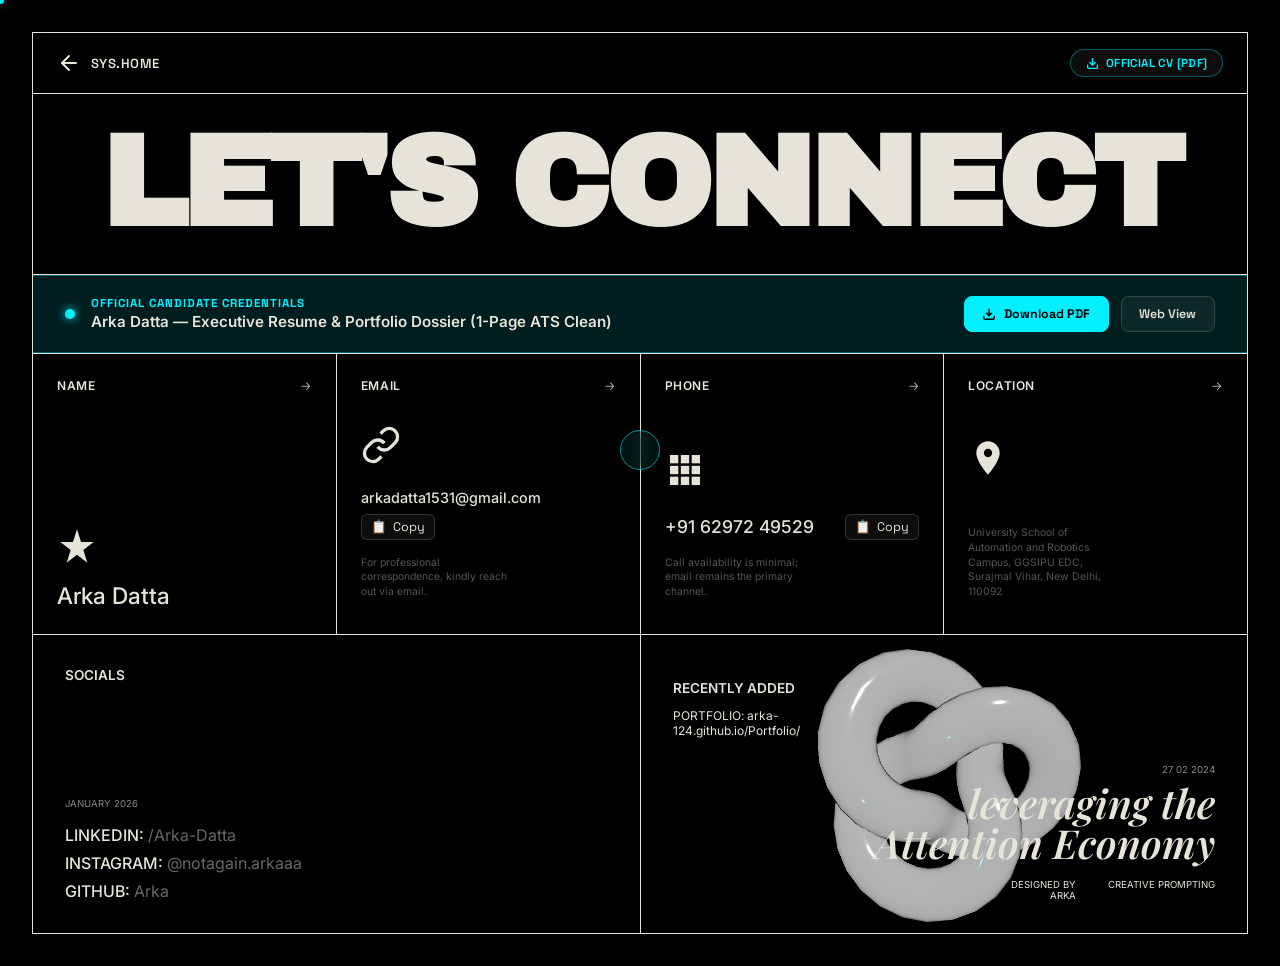
<file: contact.html>
<!DOCTYPE html>
<html lang="en">
<head>
  <meta charset="utf-8">
  <meta name="viewport" content="width=device-width, initial-scale=1">
  <title>Contact — Arka Datta | Robotics Engineer &amp; Developer</title>
  <meta name="description" content="Get in touch with Arka Datta — Robotics Engineer &amp; Full-Stack Developer. Direct correspondence, email coordinates, and credentials.">
  <link rel="canonical" href="https://arka-124.github.io/Portfolio/contact.html">
  <link rel="icon" type="image/png" href="logo/favicon.png">

  <!-- Open Graph -->
  <meta property="og:type" content="website">
  <meta property="og:url" content="https://arka-124.github.io/Portfolio/contact.html">
  <meta property="og:title" content="Contact — Arka Datta | Robotics Engineer &amp; Developer">
  <meta property="og:description" content="Get in touch with Arka Datta — Robotics Engineer &amp; Full-Stack Developer.">
  <meta property="og:image" content="https://arka-124.github.io/Portfolio/images/og-image.jpg">

  <!-- Twitter Card -->
  <meta name="twitter:card" content="summary_large_image">
  <meta name="twitter:title" content="Contact — Arka Datta">
  <meta name="twitter:description" content="Get in touch with Arka Datta — Robotics Engineer &amp; Full-Stack Developer.">
  <meta name="twitter:image" content="https://arka-124.github.io/Portfolio/images/og-image.jpg">

  <script>
    (function () {
      try {
        const savedTheme = localStorage.getItem('arka_portfolio_theme');
        if (savedTheme) {
          document.documentElement.setAttribute('data-theme', savedTheme);
        }
      } catch (_) {}
    })();
  </script>
  <link rel="preconnect" href="https://fonts.googleapis.com">
  <link rel="preconnect" href="https://fonts.gstatic.com" crossorigin>
  <link href="https://fonts.googleapis.com/css2?family=Archivo+Black&family=Inter:wght@400;500;600&family=Playfair+Display:ital,wght@1,400;1,600&family=Space+Grotesk:wght@500;600;700&display=swap" rel="stylesheet">
  <link rel="stylesheet" href="cursor.css">
  <link rel="stylesheet" href="contact.css">
  <link rel="stylesheet" href="interactive.css">
</head>
<body>
  <div class="cursor-dot"></div>
  <div class="cursor-outline"></div>
  <script src="cursor.js" defer></script>

  <main class="wrapper" id="main-content" role="main">
    <div class="grid-container">

      <!-- Top bar: back arrow & resume link -->
      <header class="header-bar" role="banner">
        <a href="index.html" aria-label="Back to Home" style="color: var(--text); display: flex; align-items: center; gap: 0.6rem; text-decoration: none; font-weight: 600;">
          <svg width="24" height="24" viewBox="0 0 24 24" fill="none" stroke="currentColor" stroke-width="2"
               stroke-linecap="round" stroke-linejoin="round" aria-hidden="true">
            <line x1="19" y1="12" x2="5" y2="12"></line>
            <polyline points="12 19 5 12 12 5"></polyline>
          </svg>
          <span style="font-size: 0.82rem; letter-spacing: 0.5px; font-family: 'Space Grotesk', monospace;">SYS.HOME</span>
        </a>
        <a href="resume.pdf" download="Arka_Datta_Resume.pdf" class="hero-cv-badge" style="text-decoration: none;" title="Download Official PDF Resume" aria-label="Download Official CV PDF">
          <svg width="13" height="13" viewBox="0 0 24 24" fill="none" stroke="currentColor" stroke-width="2.5" stroke-linecap="round" stroke-linejoin="round" aria-hidden="true">
            <path d="M21 15v4a2 2 0 0 1-2 2H5a2 2 0 0 1-2-2v-4"></path>
            <polyline points="7 10 12 15 17 10"></polyline>
            <line x1="12" y1="15" x2="12" y2="3"></line>
          </svg>
          <span>OFFICIAL CV [PDF]</span>
        </a>
      </header>

      <!-- Hero title -->
      <div class="hero-title">
        <h1>Let's Connect</h1>
      </div>

      <!-- Official Dossier & Resume Bar -->
      <section class="grid-item resume-banner-card" role="region" aria-label="Official Resume and Credentials">
        <div class="resume-banner-left">
          <div class="resume-banner-dot" aria-hidden="true"></div>
          <div>
            <div class="resume-banner-tag">OFFICIAL CANDIDATE CREDENTIALS</div>
            <div class="resume-banner-title">Arka Datta — Executive Resume &amp; Portfolio Dossier (1-Page ATS Clean)</div>
          </div>
        </div>
        <div class="resume-banner-actions">
          <a href="resume.pdf" download="Arka_Datta_Resume.pdf" class="resume-action-btn primary" style="text-decoration: none;" aria-label="Download Official Resume PDF">
            <svg width="14" height="14" viewBox="0 0 24 24" fill="none" stroke="currentColor" stroke-width="2.5" aria-hidden="true"><path d="M21 15v4a2 2 0 0 1-2 2H5a2 2 0 0 1-2-2v-4"></path><polyline points="7 10 12 15 17 10"></polyline><line x1="12" y1="15" x2="12" y2="3"></line></svg>
            Download PDF
          </a>
          <a href="resume.html" target="_blank" rel="noopener noreferrer" class="resume-action-btn secondary" style="text-decoration: none;" aria-label="View Resume in Web Format">
            Web View
          </a>
        </div>
      </section>

      <!-- Name card -->
      <section class="grid-item detail-card" role="region" aria-label="Candidate Name">
        <div class="label-row">
          <span>Name</span>
          <span class="arrow" aria-hidden="true">&rarr;</span>
        </div>
        <div class="content-main">
          <svg width="40" height="40" viewBox="0 0 24 24" fill="currentColor" aria-hidden="true">
            <path d="M12 2L14.4 9.6H22L15.8 14.4L18.2 22L12 17.2L5.8 22L8.2 14.4L2 9.6H9.6L12 2Z"/>
          </svg>
          <p class="detail-text" style="font-size: 1.43rem;">Arka Datta</p>
        </div>
      </section>

      <!-- Email card -->
      <section class="grid-item detail-card" role="region" aria-label="Email Coordinates">
        <div class="label-row">
          <span>Email</span>
          <span class="arrow" aria-hidden="true">&rarr;</span>
        </div>
        <div class="content-main">
          <svg width="40" height="40" viewBox="0 0 24 24" fill="none" stroke="currentColor" stroke-width="2" aria-hidden="true">
            <path d="M10 13a5 5 0 0 0 7.54.54l3-3a5 5 0 0 0-7.07-7.07l-1.72 1.71"></path>
            <path d="M14 11a5 5 0 0 0-7.54-.54l-3 3a5 5 0 0 0 7.07 7.07l1.71-1.71"></path>
          </svg>
          <div style="display: flex; align-items: center; justify-content: space-between; width: 100%; margin-top: 0.5rem; flex-wrap: wrap; gap: 0.5rem;">
            <a href="https://mail.google.com/mail/?view=cm&fs=1&to=arkadatta1531@gmail.com"
               target="_blank"
               rel="noopener noreferrer"
               class="detail-text"
               aria-label="Send email to arkadatta1531@gmail.com (opens Gmail)"
               style="font-size: 0.9rem; word-break: break-all; text-decoration: none; color: inherit; position: relative; z-index: 10;">
              arkadatta1531@gmail.com
            </a>
            <button class="copy-coord-btn" data-copy="arkadatta1531@gmail.com" data-label="Email" title="Copy Email" aria-label="Copy Email Address">
              <span>📋</span> Copy
            </button>
          </div>
          <p class="sub-text">For professional correspondence, kindly reach out via email.</p>
        </div>
      </section>

      <!-- Phone card -->
      <section class="grid-item detail-card" role="region" aria-label="Phone Coordinates">
        <div class="label-row">
          <span>Phone</span>
          <span class="arrow" aria-hidden="true">&rarr;</span>
        </div>
        <div class="content-main">
          <svg width="40" height="40" viewBox="0 0 24 24" fill="currentColor" aria-hidden="true">
            <rect x="3"   y="3"   width="5" height="5"></rect>
            <rect x="9.5" y="3"   width="5" height="5"></rect>
            <rect x="16"  y="3"   width="5" height="5"></rect>
            <rect x="3"   y="9.5" width="5" height="5"></rect>
            <rect x="9.5" y="9.5" width="5" height="5"></rect>
            <rect x="16"  y="9.5" width="5" height="5"></rect>
            <rect x="3"   y="16"  width="5" height="5"></rect>
            <rect x="9.5" y="16"  width="5" height="5"></rect>
            <rect x="16"  y="16"  width="5" height="5"></rect>
          </svg>
          <div style="display: flex; align-items: center; justify-content: space-between; width: 100%; margin-top: 0.5rem; flex-wrap: wrap; gap: 0.5rem;">
            <p class="detail-text" style="margin: 0;">+91 62972 49529</p>
            <button class="copy-coord-btn" data-copy="+916297249529" data-label="Phone" title="Copy Phone" aria-label="Copy Phone Number">
              <span>📋</span> Copy
            </button>
          </div>
          <p class="sub-text">Call availability is minimal; email remains the primary channel.</p>
        </div>
      </section>

      <!-- Location card -->
      <section class="grid-item detail-card" role="region" aria-label="Location Details">
        <div class="label-row">
          <span>Location</span>
          <span class="arrow" aria-hidden="true">&rarr;</span>
        </div>
        <div class="content-main">
          <svg width="40" height="40" viewBox="0 0 24 24" fill="currentColor" aria-hidden="true">
            <path d="M12 2C8.13 2 5 5.13 5 9c0 5.25 7 13 7 13s7-7.75 7-13c0-3.87-3.13-7-7-7zm0 9.5c-1.38 0-2.5-1.12-2.5-2.5s1.12-2.5 2.5-2.5 2.5 1.12 2.5 2.5-1.12 2.5-2.5 2.5z"/>
          </svg>
          <p class="sub-text" style="margin-top: 2rem;">University School of Automation and Robotics Campus, GGSIPU EDC, Surajmal Vihar, New Delhi, 110092</p>
        </div>
      </section>

      <!-- Bottom left: socials -->
      <section class="grid-item bottom-left" role="region" aria-label="Social Profiles">
        <span class="section-title">Socials</span>
        <div class="social-list">
          <span style="font-size: 0.6rem; color: #888; margin-bottom: 0.5rem;">JANUARY 2026</span>
          <a href="https://www.linkedin.com/in/arka-datta-88a961381/" target="_blank" rel="noopener noreferrer" class="social-link" aria-label="LinkedIn Profile: /Arka-Datta">
            LINKEDIN: <span>/Arka-Datta</span>
          </a>
          <a href="https://www.instagram.com/notagain.arkaaa" target="_blank" rel="noopener noreferrer" class="social-link" aria-label="Instagram Profile: @notagain.arkaaa">
            INSTAGRAM: <span>@notagain.arkaaa</span>
          </a>
          <a href="https://github.com/Arka-124" target="_blank" rel="noopener noreferrer" class="social-link" aria-label="GitHub Profile: @Arka-124">
            GITHUB: <span>Arka</span>
          </a>
        </div>
      </section>

      <!-- Bottom right: pull-quote + fluid glass -->
      <div class="grid-item bottom-right"
           style="flex-direction: column; justify-content: space-between; align-items: flex-start;">
        <div style="max-width: 200px; position: relative; z-index: 2;">
          <p class="section-title" style="margin-bottom: 0.5rem;">Recently added</p>
          <p style="font-size: 0.75rem; margin-bottom: 1rem;">PORTFOLIO: arka-124.github.io/Portfolio/ </p>
        </div>

        <div class="address-block" style="width: 100%; position: relative; z-index: 2;">
          <p style="font-size: 0.6rem; text-align: right; margin-bottom: 0.5rem; color: #888;">27 02 2024</p>
          <div class="serif-display">
            leveraging the<br>
            Attention Economy
          </div>
          <div style="display: flex; justify-content: flex-end; gap: 2rem; margin-top: 1rem; font-size: 0.6rem; text-transform: uppercase;">
            <span>Designed by<br>Arka</span>
            <span>Creative Prompting</span>
          </div>
        </div>

        <!-- Fluid Glass background -->
        <div id="fluid-glass-container"
             style="position: absolute; top: 0; left: 0; width: 100%; height: 100%; overflow: hidden; border-radius: inherit; z-index: 0; pointer-events: none;">
        </div>
      </div>

    </div>
  </main>

  <script type="module" src="glass-button.js"></script>

  <!-- Tactical HUD Toast Notification -->
  <div class="cyber-toast" id="cyber-toast" role="status" aria-live="polite">
    <span class="toast-indicator"></span>
    <span class="toast-msg" id="cyber-toast-msg">[✓] COPIED TO CLIPBOARD</span>
  </div>

  <script>
    (function () {
      let audioCtx = null;
      function initAudio() {
        if (!audioCtx) {
          const AudioContextClass = window.AudioContext || window.webkitAudioContext;
          if (AudioContextClass) audioCtx = new AudioContextClass();
        }
        if (audioCtx && audioCtx.state === 'suspended') {
          audioCtx.resume().catch(() => {});
        }
      }

      function playSuccessArpeggio() {
        initAudio();
        if (!audioCtx) return;
        try {
          if (audioCtx.state === 'suspended') audioCtx.resume().catch(() => {});
          const notes = [1046.5, 1318.5, 1567.98];
          notes.forEach((freq, idx) => {
            const start = audioCtx.currentTime + idx * 0.04;
            const osc = audioCtx.createOscillator();
            const gain = audioCtx.createGain();
            osc.type = 'sine';
            osc.frequency.setValueAtTime(freq, start);
            gain.gain.setValueAtTime(0.045, start);
            gain.gain.exponentialRampToValueAtTime(0.0001, start + 0.08);
            osc.connect(gain);
            gain.connect(audioCtx.destination);
            osc.start(start);
            osc.stop(start + 0.08);
          });
        } catch {}
      }

      let toastTimer = null;
      function showCyberToast(msg) {
        const toast = document.getElementById('cyber-toast');
        const toastMsg = document.getElementById('cyber-toast-msg');
        if (!toast) return;
        if (toastMsg) toastMsg.textContent = msg;
        toast.classList.add('show');
        if (toastTimer) clearTimeout(toastTimer);
        toastTimer = setTimeout(() => {
          toast.classList.remove('show');
        }, 2400);
      }

      function copyText(text, label) {
        if (navigator.clipboard && navigator.clipboard.writeText) {
          navigator.clipboard.writeText(text).then(() => {
            playSuccessArpeggio();
            showCyberToast('[✓] COPIED ' + label.toUpperCase());
          }).catch(() => fallback(text, label));
        } else {
          fallback(text, label);
        }
      }

      function fallback(text, label) {
        const ta = document.createElement('textarea');
        ta.value = text;
        ta.style.position = 'fixed';
        ta.style.left = '-9999px';
        document.body.appendChild(ta);
        ta.focus();
        ta.select();
        try {
          document.execCommand('copy');
          playSuccessArpeggio();
          showCyberToast('[✓] COPIED ' + label.toUpperCase());
        } catch {
          showCyberToast('[!] FAILED TO COPY');
        }
        document.body.removeChild(ta);
      }

      document.querySelectorAll('.copy-coord-btn').forEach(btn => {
        btn.addEventListener('click', () => {
          const t = btn.getAttribute('data-copy');
          const l = btn.getAttribute('data-label') || 'Coordinate';
          if (t) copyText(t, l);
        });
      });

      ['pointerdown', 'click', 'keydown', 'touchstart'].forEach(e => {
        window.addEventListener(e, initAudio, { passive: true });
      });
    })();
  </script>
</body>
</html>
</file>
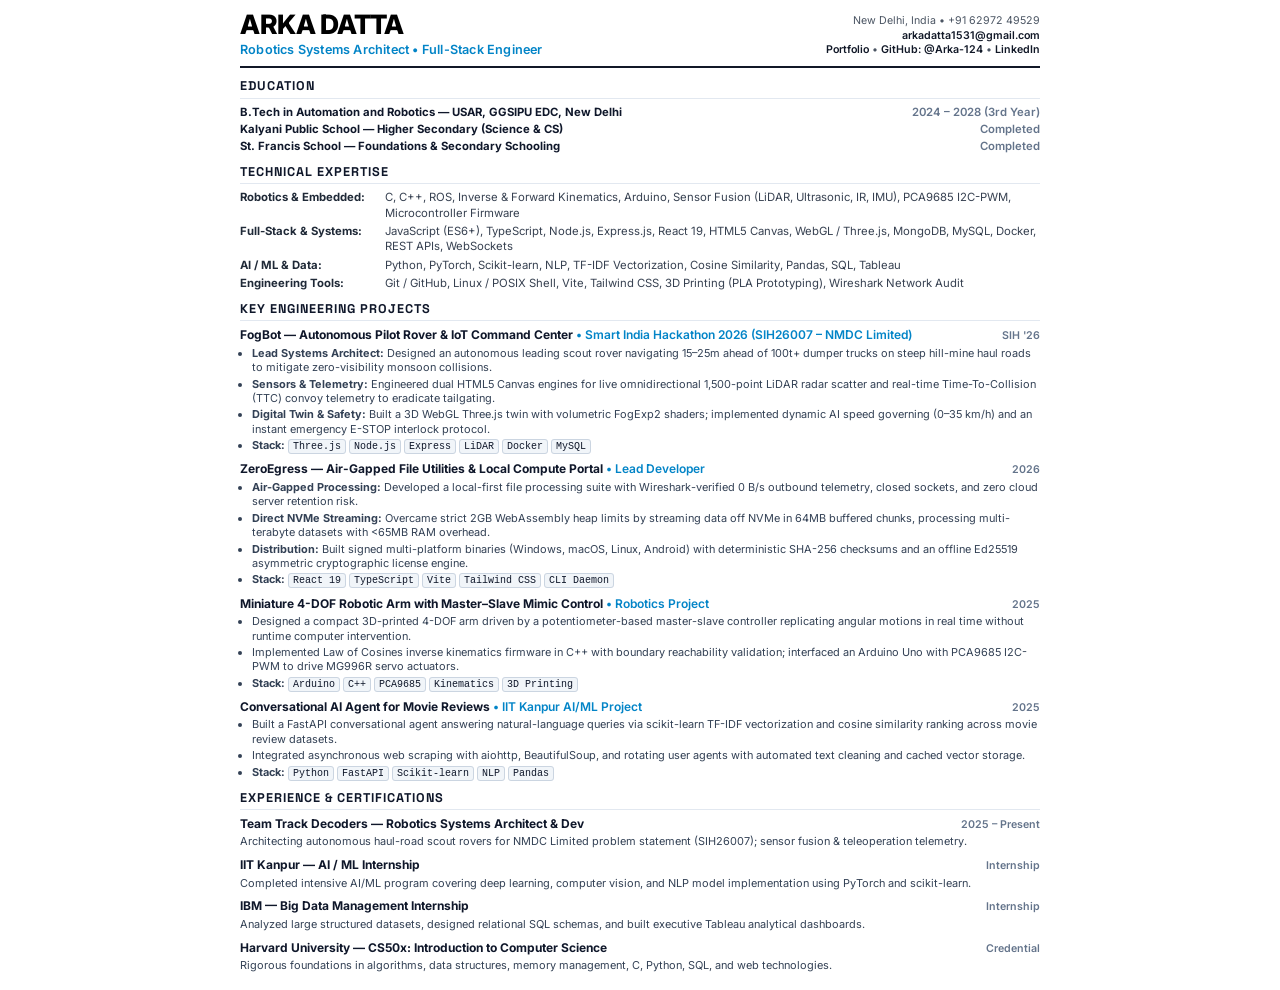
<file: resume.html>
<!DOCTYPE html>
<html lang="en">
<head>
  <meta charset="UTF-8">
  <meta name="viewport" content="width=device-width, initial-scale=1.0">
  <title>Arka Datta — Official Resume</title>
  <meta name="description" content="Arka Datta — Robotics Systems Architect & Full-Stack Engineer. ATS-compliant resume and verified academic/project credentials.">
  <link rel="canonical" href="https://arka-124.github.io/Portfolio/resume.html">
  <link rel="icon" type="image/png" href="logo/favicon.png">

  <!-- Open Graph -->
  <meta property="og:type" content="profile">
  <meta property="og:url" content="https://arka-124.github.io/Portfolio/resume.html">
  <meta property="og:title" content="Arka Datta — Official Resume">
  <meta property="og:description" content="Arka Datta — Robotics Systems Architect &amp; Full-Stack Engineer. ATS-compliant resume and verified academic/project credentials.">
  <meta property="og:image" content="https://arka-124.github.io/Portfolio/images/og-image.jpg">
  <meta property="og:image:alt" content="Arka Datta Official Resume">

  <!-- Twitter Card -->
  <meta name="twitter:card" content="summary_large_image">
  <meta name="twitter:title" content="Arka Datta — Official Resume">
  <meta name="twitter:description" content="Arka Datta — Robotics Systems Architect &amp; Full-Stack Engineer. ATS-compliant resume and credentials.">
  <meta name="twitter:image" content="https://arka-124.github.io/Portfolio/images/og-image.jpg">

  <link rel="preconnect" href="https://fonts.googleapis.com">
  <link rel="preconnect" href="https://fonts.gstatic.com" crossorigin>
  <link href="https://fonts.googleapis.com/css2?family=Inter:wght@400;500;600;700;800&family=Space+Grotesk:wght@500;700&display=swap" rel="stylesheet">
  <style>
    @page {
      size: A4;
      margin: 12mm 14mm;
    }
    *, *::before, *::after {
      box-sizing: border-box;
      margin: 0;
      padding: 0;
    }
    body {
      font-family: 'Inter', -apple-system, BlinkMacSystemFont, "Segoe UI", Roboto, sans-serif;
      color: #111827;
      background: #ffffff;
      line-height: 1.35;
      font-size: 9pt;
      -webkit-font-smoothing: antialiased;
    }
    a:focus-visible, button:focus-visible {
      outline: 2px solid #0284c7;
      outline-offset: 2px;
    }
    .resume-container {
      max-width: 800px;
      margin: 0 auto;
      padding: 10px 0;
    }

    /* Header */
    .header {
      border-bottom: 2px solid #111827;
      padding-bottom: 8px;
      margin-bottom: 10px;
      display: flex;
      justify-content: space-between;
      align-items: flex-end;
    }
    .header-left h1 {
      font-size: 20pt;
      font-weight: 800;
      letter-spacing: -0.5px;
      color: #000000;
      line-height: 1.1;
      text-transform: uppercase;
    }
    .header-left .title-sub {
      font-size: 9.5pt;
      font-weight: 600;
      color: #0284c7;
      margin-top: 2px;
      letter-spacing: 0.2px;
    }
    .header-right {
      text-align: right;
      font-size: 8pt;
      color: #4b5563;
      line-height: 1.4;
    }
    .header-right a {
      color: #111827;
      text-decoration: none;
      font-weight: 600;
    }
    .header-right a:hover {
      text-decoration: underline;
    }

    /* Sections */
    .section {
      margin-bottom: 10px;
    }
    .section-title {
      font-family: 'Space Grotesk', sans-serif;
      font-size: 9.5pt;
      font-weight: 700;
      text-transform: uppercase;
      letter-spacing: 1px;
      color: #0f172a;
      border-bottom: 1px solid #e2e8f0;
      padding-bottom: 2px;
      margin-bottom: 6px;
    }

    /* Skills Grid */
    .skills-grid {
      display: grid;
      grid-template-columns: 1fr;
      gap: 3px;
      font-size: 8.5pt;
    }
    .skill-row {
      display: flex;
      line-height: 1.35;
    }
    .skill-cat {
      width: 145px;
      font-weight: 700;
      color: #1f2937;
      flex-shrink: 0;
    }
    .skill-items {
      color: #374151;
    }

    /* Experience & Projects */
    .item {
      margin-bottom: 8px;
    }
    .item:last-child {
      margin-bottom: 0;
    }
    .item-header {
      display: flex;
      justify-content: space-between;
      align-items: baseline;
      margin-bottom: 2px;
    }
    .item-title {
      font-size: 9pt;
      font-weight: 700;
      color: #0f172a;
    }
    .item-role {
      font-weight: 600;
      color: #0284c7;
    }
    .item-date {
      font-size: 8pt;
      font-weight: 600;
      color: #64748b;
    }
    .item-desc {
      font-size: 8.2pt;
      color: #334155;
      margin-top: 2px;
      padding-left: 12px;
    }
    .item-desc li {
      margin-bottom: 2px;
      line-height: 1.32;
    }
    .item-desc li:last-child {
      margin-bottom: 0;
    }
    .tech-pill {
      font-size: 7.5pt;
      font-family: monospace;
      background: #f1f5f9;
      color: #0f172a;
      padding: 1px 4px;
      border-radius: 3px;
      border: 1px solid #cbd5e1;
    }

    /* Education */
    .edu-item {
      display: flex;
      justify-content: space-between;
      font-size: 8.5pt;
      margin-bottom: 2px;
    }
    .edu-left {
      font-weight: 700;
      color: #0f172a;
    }
    .edu-right {
      color: #64748b;
      font-weight: 600;
    }

    @media print {
      body {
        background: transparent;
      }
      .resume-container {
        padding: 0;
      }
    }
  </style>
</head>
<body>
  <main class="resume-container" id="main-content" role="main">

    <!-- Header -->
    <header class="header" role="banner">
      <div class="header-left">
        <h1>Arka Datta</h1>
        <div class="title-sub">Robotics Systems Architect &bull; Full-Stack Engineer</div>
      </div>
      <div class="header-right">
        <div>New Delhi, India &bull; +91 62972 49529</div>
        <div><a href="mailto:arkadatta1531@gmail.com">arkadatta1531@gmail.com</a></div>
        <div>
          <a href="https://arka-124.github.io/Portfolio/" target="_blank" rel="noopener noreferrer">Portfolio</a> &bull;
          <a href="https://github.com/Arka-124" target="_blank" rel="noopener noreferrer">GitHub: @Arka-124</a> &bull;
          <a href="https://www.linkedin.com/in/arka-datta-88a961381/" target="_blank" rel="noopener noreferrer">LinkedIn</a>
        </div>
      </div>
    </header>

    <!-- Education -->
    <section class="section" aria-labelledby="sec-edu">
      <h2 class="section-title" id="sec-edu">Education</h2>
      <div class="edu-item">
        <div class="edu-left">B.Tech in Automation and Robotics &mdash; USAR, GGSIPU EDC, New Delhi</div>
        <div class="edu-right">2024 &ndash; 2028 (3rd Year)</div>
      </div>
      <div class="edu-item">
        <div class="edu-left">Kalyani Public School &mdash; Higher Secondary (Science &amp; CS)</div>
        <div class="edu-right">Completed</div>
      </div>
      <div class="edu-item">
        <div class="edu-left">St. Francis School &mdash; Foundations &amp; Secondary Schooling</div>
        <div class="edu-right">Completed</div>
      </div>
    </section>

    <!-- Technical Skills -->
    <section class="section" aria-labelledby="sec-skills">
      <h2 class="section-title" id="sec-skills">Technical Expertise</h2>
      <div class="skills-grid">
        <div class="skill-row">
          <span class="skill-cat">Robotics &amp; Embedded:</span>
          <span class="skill-items">C, C++, ROS, Inverse &amp; Forward Kinematics, Arduino, Sensor Fusion (LiDAR, Ultrasonic, IR, IMU), PCA9685 I2C-PWM, Microcontroller Firmware</span>
        </div>
        <div class="skill-row">
          <span class="skill-cat">Full-Stack &amp; Systems:</span>
          <span class="skill-items">JavaScript (ES6+), TypeScript, Node.js, Express.js, React 19, HTML5 Canvas, WebGL / Three.js, MongoDB, MySQL, Docker, REST APIs, WebSockets</span>
        </div>
        <div class="skill-row">
          <span class="skill-cat">AI / ML &amp; Data:</span>
          <span class="skill-items">Python, PyTorch, Scikit-learn, NLP, TF-IDF Vectorization, Cosine Similarity, Pandas, SQL, Tableau</span>
        </div>
        <div class="skill-row">
          <span class="skill-cat">Engineering Tools:</span>
          <span class="skill-items">Git / GitHub, Linux / POSIX Shell, Vite, Tailwind CSS, 3D Printing (PLA Prototyping), Wireshark Network Audit</span>
        </div>
      </div>
    </section>

    <!-- Key Engineering Projects -->
    <section class="section" aria-labelledby="sec-projects">
      <h2 class="section-title" id="sec-projects">Key Engineering Projects</h2>

      <!-- FogBot -->
      <div class="item">
        <div class="item-header">
          <div>
            <span class="item-title">FogBot &mdash; Autonomous Pilot Rover &amp; IoT Command Center</span>
            <span class="item-role">&bull; Smart India Hackathon 2026 (SIH26007 &ndash; NMDC Limited)</span>
          </div>
          <span class="item-date">SIH '26</span>
        </div>
        <ul class="item-desc">
          <li><strong>Lead Systems Architect:</strong> Designed an autonomous leading scout rover navigating 15&ndash;25m ahead of 100t+ dumper trucks on steep hill-mine haul roads to mitigate zero-visibility monsoon collisions.</li>
          <li><strong>Sensors &amp; Telemetry:</strong> Engineered dual HTML5 Canvas engines for live omnidirectional 1,500-point LiDAR radar scatter and real-time Time-To-Collision (TTC) convoy telemetry to eradicate tailgating.</li>
          <li><strong>Digital Twin &amp; Safety:</strong> Built a 3D WebGL Three.js twin with volumetric FogExp2 shaders; implemented dynamic AI speed governing (0&ndash;35 km/h) and an instant emergency E-STOP interlock protocol.</li>
          <li><strong>Stack:</strong> <span class="tech-pill">Three.js</span> <span class="tech-pill">Node.js</span> <span class="tech-pill">Express</span> <span class="tech-pill">LiDAR</span> <span class="tech-pill">Docker</span> <span class="tech-pill">MySQL</span></li>
        </ul>
      </div>

      <!-- ZeroEgress -->
      <div class="item">
        <div class="item-header">
          <div>
            <span class="item-title">ZeroEgress &mdash; Air-Gapped File Utilities &amp; Local Compute Portal</span>
            <span class="item-role">&bull; Lead Developer</span>
          </div>
          <span class="item-date">2026</span>
        </div>
        <ul class="item-desc">
          <li><strong>Air-Gapped Processing:</strong> Developed a local-first file processing suite with Wireshark-verified 0 B/s outbound telemetry, closed sockets, and zero cloud server retention risk.</li>
          <li><strong>Direct NVMe Streaming:</strong> Overcame strict 2GB WebAssembly heap limits by streaming data off NVMe in 64MB buffered chunks, processing multi-terabyte datasets with &lt;65MB RAM overhead.</li>
          <li><strong>Distribution:</strong> Built signed multi-platform binaries (Windows, macOS, Linux, Android) with deterministic SHA-256 checksums and an offline Ed25519 asymmetric cryptographic license engine.</li>
          <li><strong>Stack:</strong> <span class="tech-pill">React 19</span> <span class="tech-pill">TypeScript</span> <span class="tech-pill">Vite</span> <span class="tech-pill">Tailwind CSS</span> <span class="tech-pill">CLI Daemon</span></li>
        </ul>
      </div>

      <!-- 4-DOF Robotic Arm -->
      <div class="item">
        <div class="item-header">
          <div>
            <span class="item-title">Miniature 4-DOF Robotic Arm with Master&ndash;Slave Mimic Control</span>
            <span class="item-role">&bull; Robotics Project</span>
          </div>
          <span class="item-date">2025</span>
        </div>
        <ul class="item-desc">
          <li>Designed a compact 3D-printed 4-DOF arm driven by a potentiometer-based master-slave controller replicating angular motions in real time without runtime computer intervention.</li>
          <li>Implemented Law of Cosines inverse kinematics firmware in C++ with boundary reachability validation; interfaced an Arduino Uno with PCA9685 I2C-PWM to drive MG996R servo actuators.</li>
          <li><strong>Stack:</strong> <span class="tech-pill">Arduino</span> <span class="tech-pill">C++</span> <span class="tech-pill">PCA9685</span> <span class="tech-pill">Kinematics</span> <span class="tech-pill">3D Printing</span></li>
        </ul>
      </div>

      <!-- Movie Review QA -->
      <div class="item">
        <div class="item-header">
          <div>
            <span class="item-title">Conversational AI Agent for Movie Reviews</span>
            <span class="item-role">&bull; IIT Kanpur AI/ML Project</span>
          </div>
          <span class="item-date">2025</span>
        </div>
        <ul class="item-desc">
          <li>Built a FastAPI conversational agent answering natural-language queries via scikit-learn TF-IDF vectorization and cosine similarity ranking across movie review datasets.</li>
          <li>Integrated asynchronous web scraping with aiohttp, BeautifulSoup, and rotating user agents with automated text cleaning and cached vector storage.</li>
          <li><strong>Stack:</strong> <span class="tech-pill">Python</span> <span class="tech-pill">FastAPI</span> <span class="tech-pill">Scikit-learn</span> <span class="tech-pill">NLP</span> <span class="tech-pill">Pandas</span></li>
        </ul>
      </div>
    </section>

    <!-- Experience & Internships -->
    <section class="section" aria-labelledby="sec-experience">
      <h2 class="section-title" id="sec-experience">Experience &amp; Certifications</h2>

      <div class="item">
        <div class="item-header">
          <div>
            <span class="item-title">Team Track Decoders &mdash; Robotics Systems Architect &amp; Dev</span>
          </div>
          <span class="item-date">2025 &ndash; Present</span>
        </div>
        <p class="item-desc" style="padding-left: 0; margin-top: 1px;">Architecting autonomous haul-road scout rovers for NMDC Limited problem statement (SIH26007); sensor fusion &amp; teleoperation telemetry.</p>
      </div>

      <div class="item">
        <div class="item-header">
          <div>
            <span class="item-title">IIT Kanpur &mdash; AI / ML Internship</span>
          </div>
          <span class="item-date">Internship</span>
        </div>
        <p class="item-desc" style="padding-left: 0; margin-top: 1px;">Completed intensive AI/ML program covering deep learning, computer vision, and NLP model implementation using PyTorch and scikit-learn.</p>
      </div>

      <div class="item">
        <div class="item-header">
          <div>
            <span class="item-title">IBM &mdash; Big Data Management Internship</span>
          </div>
          <span class="item-date">Internship</span>
        </div>
        <p class="item-desc" style="padding-left: 0; margin-top: 1px;">Analyzed large structured datasets, designed relational SQL schemas, and built executive Tableau analytical dashboards.</p>
      </div>

      <div class="item">
        <div class="item-header">
          <div>
            <span class="item-title">Harvard University &mdash; CS50x: Introduction to Computer Science</span>
          </div>
          <span class="item-date">Credential</span>
        </div>
        <p class="item-desc" style="padding-left: 0; margin-top: 1px;">Rigorous foundations in algorithms, data structures, memory management, C, Python, SQL, and web technologies.</p>
      </div>
    </section>

  </main>
</body>
</html>
</file>
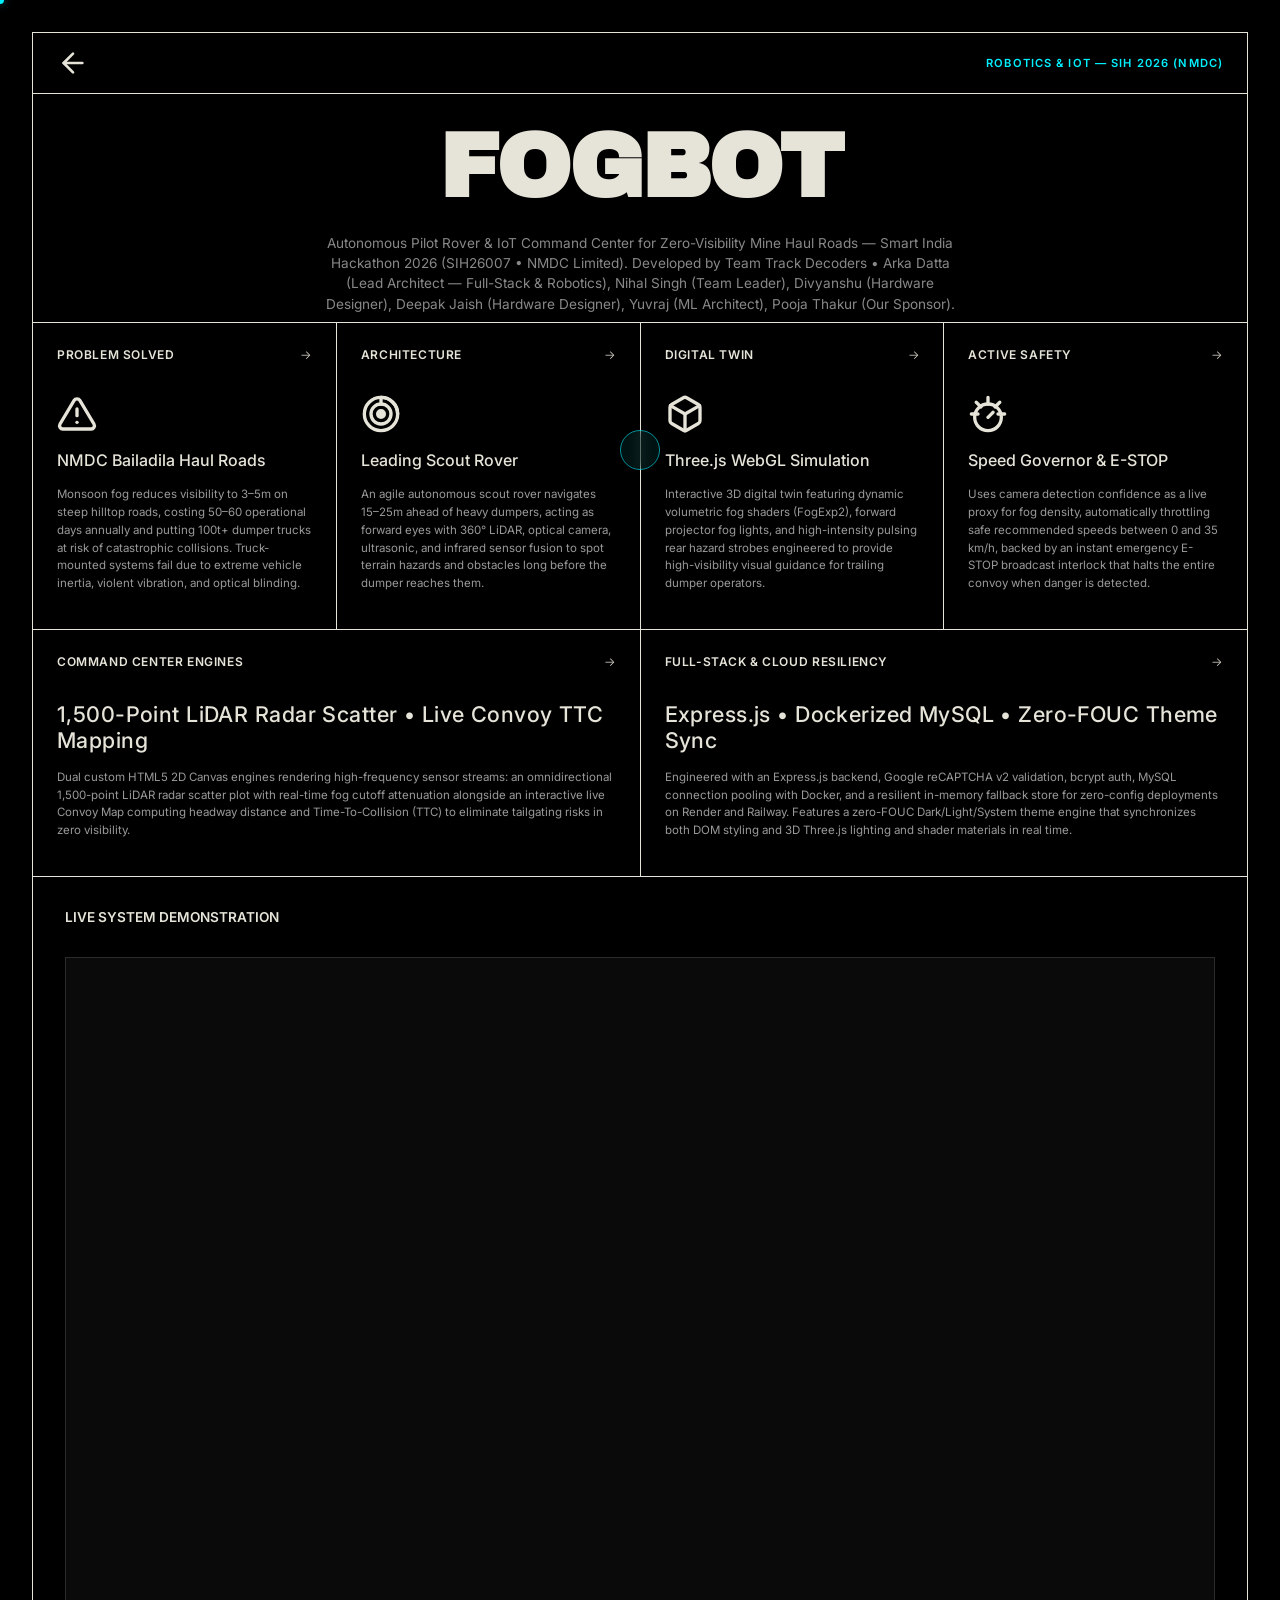
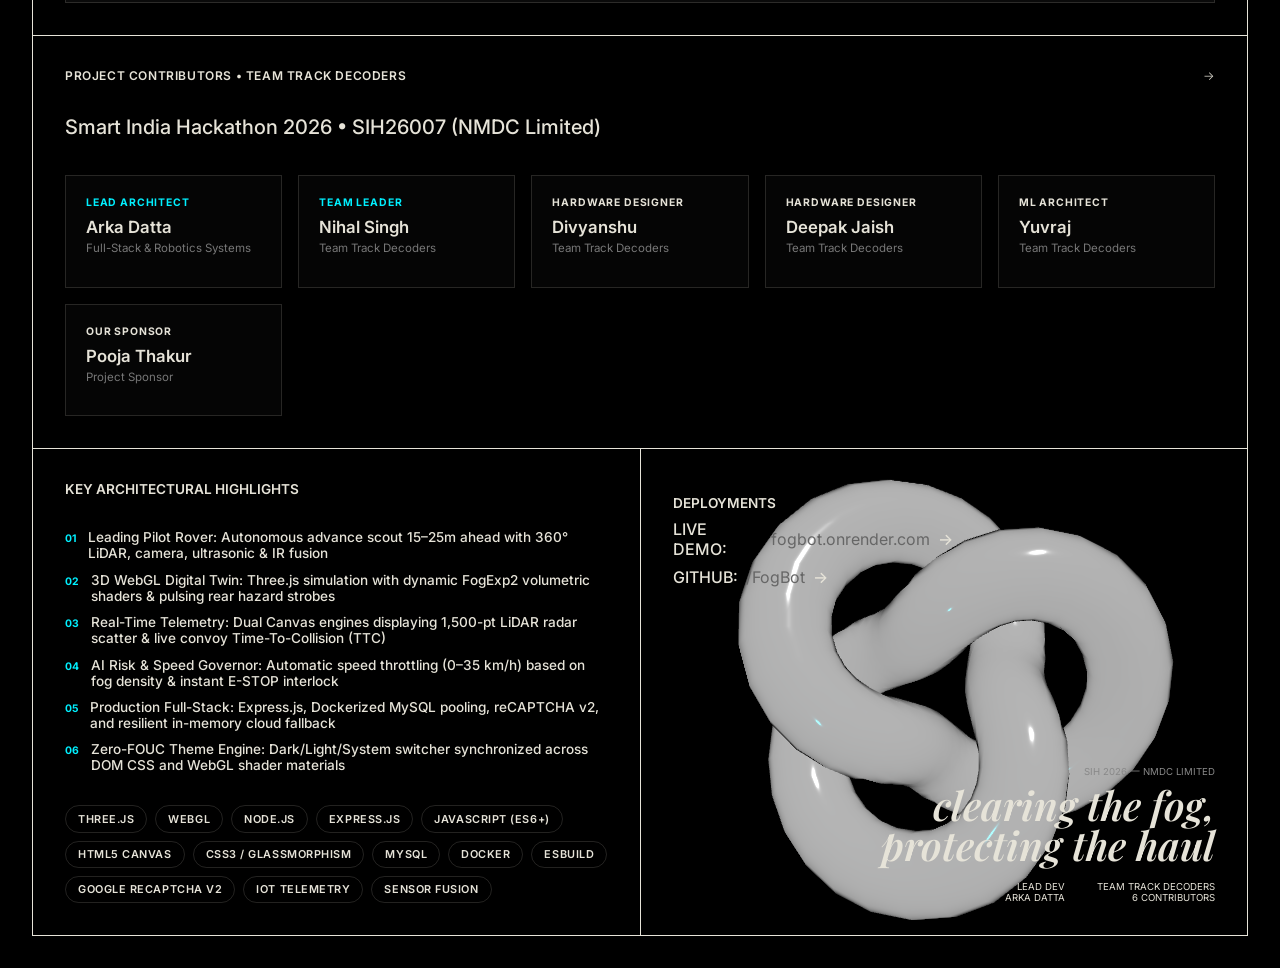
<file: projects/fogbot.html>
<!DOCTYPE html>
<html lang="en">
<head>
  <meta charset="utf-8">
  <meta name="viewport" content="width=device-width, initial-scale=1">
  <title>FogBot — Autonomous Pilot Rover | Arka Datta</title>
  <meta name="description" content="FogBot — Autonomous Pilot Rover &amp; IoT Command Center for zero-visibility open-cast mine haul roads. Smart India Hackathon 2026 (SIH26007 - NMDC Limited) Winner by Arka Datta.">
  <link rel="canonical" href="https://arka-124.github.io/Portfolio/projects/fogbot.html">
  <link rel="icon" type="image/png" href="../logo/favicon.png">

  <!-- Open Graph -->
  <meta property="og:type" content="article">
  <meta property="og:url" content="https://arka-124.github.io/Portfolio/projects/fogbot.html">
  <meta property="og:title" content="FogBot — Autonomous Pilot Rover | Arka Datta">
  <meta property="og:description" content="SIH 2026 NMDC Winner. Autonomous scout rover with multi-sensor LiDAR/ultrasonic fusion, real-time obstacle avoidance, and 3D digital twin.">
  <meta property="og:image" content="https://arka-124.github.io/Portfolio/images/fogbot-poster.jpg">

  <!-- Twitter Card -->
  <meta name="twitter:card" content="summary_large_image">
  <meta name="twitter:title" content="FogBot — Autonomous Pilot Rover | Arka Datta">
  <meta name="twitter:description" content="SIH 2026 NMDC Winner. Autonomous scout rover with multi-sensor LiDAR/ultrasonic fusion and 3D digital twin.">
  <meta name="twitter:image" content="https://arka-124.github.io/Portfolio/images/fogbot-poster.jpg">

  <script>
    (function () {
      try {
        const savedTheme = localStorage.getItem('arka_portfolio_theme');
        if (savedTheme) {
          document.documentElement.setAttribute('data-theme', savedTheme);
        }
      } catch (_) {}
    })();
  </script>
  <link rel="preconnect" href="https://fonts.googleapis.com">
  <link rel="preconnect" href="https://fonts.gstatic.com" crossorigin>
  <link href="https://fonts.googleapis.com/css2?family=Archivo+Black&family=Inter:wght@400;500;600&family=Playfair+Display:ital,wght@1,400;1,600&display=swap" rel="stylesheet">
  <link rel="stylesheet" href="../cursor.css">
  <link rel="stylesheet" href="project.css">
</head>
<body>
  <div class="cursor-dot"></div>
  <div class="cursor-outline"></div>
  <script src="../cursor.js" defer></script>

  <div class="wrapper">
    <div class="grid-container">

      <!-- Top bar: back arrow & project indicator -->
      <div class="header-bar">
        <a href="../index.html#projects" aria-label="Back to Projects" style="color: var(--text); display: flex; align-items: center;">
          <svg width="32" height="32" viewBox="0 0 24 24" fill="none" stroke="currentColor" stroke-width="2"
               stroke-linecap="round" stroke-linejoin="round">
            <line x1="19" y1="12" x2="5" y2="12"></line>
            <polyline points="12 19 5 12 12 5"></polyline>
          </svg>
        </a>
        <span class="header-tag">Robotics &amp; IoT — SIH 2026 (NMDC)</span>
      </div>

      <!-- Hero title & overview -->
      <div class="hero-title">
        <h1>FogBot</h1>
        <p class="hero-subtitle">Autonomous Pilot Rover &amp; IoT Command Center for Zero-Visibility Mine Haul Roads &mdash; Smart India Hackathon 2026 (SIH26007 &bull; NMDC Limited). Developed by Team Track Decoders &bull; Arka Datta (Lead Architect &mdash; Full-Stack &amp; Robotics), Nihal Singh (Team Leader), Divyanshu (Hardware Designer), Deepak Jaish (Hardware Designer), Yuvraj (ML Architect), Pooja Thakur (Our Sponsor).</p>
      </div>

      <!-- Card 1: Problem Statement -->
      <div class="grid-item detail-card">
        <div class="label-row">
          <span>Problem Solved</span>
          <span class="arrow">&rarr;</span>
        </div>
        <div class="content-main">
          <svg width="40" height="40" viewBox="0 0 24 24" fill="none" stroke="currentColor" stroke-width="2" stroke-linecap="round" stroke-linejoin="round">
            <path d="M10.29 3.86L1.82 18a2 2 0 0 0 1.71 3h16.94a2 2 0 0 0 1.71-3L13.71 3.86a2 2 0 0 0-3.42 0z"></path>
            <line x1="12" y1="9" x2="12" y2="13"></line>
            <line x1="12" y1="17" x2="12.01" y2="17"></line>
          </svg>
          <p class="detail-text" style="font-size: 1rem;">NMDC Bailadila Haul Roads</p>
          <p class="sub-text">Monsoon fog reduces visibility to 3–5m on steep hilltop roads, costing 50–60 operational days annually and putting 100t+ dumper trucks at risk of catastrophic collisions. Truck-mounted systems fail due to extreme vehicle inertia, violent vibration, and optical blinding.</p>
        </div>
      </div>

      <!-- Card 2: Leading Pilot Rover Architecture -->
      <div class="grid-item detail-card">
        <div class="label-row">
          <span>Architecture</span>
          <span class="arrow">&rarr;</span>
        </div>
        <div class="content-main">
          <svg width="40" height="40" viewBox="0 0 24 24" fill="none" stroke="currentColor" stroke-width="2" stroke-linecap="round" stroke-linejoin="round">
            <circle cx="12" cy="12" r="10"></circle>
            <path d="M12 2a10 10 0 0 1 10 10"></path>
            <circle cx="12" cy="12" r="6"></circle>
            <circle cx="12" cy="12" r="2" fill="currentColor"></circle>
            <line x1="12" y1="2" x2="12" y2="6"></line>
          </svg>
          <p class="detail-text" style="font-size: 1rem;">Leading Scout Rover</p>
          <p class="sub-text">An agile autonomous scout rover navigates 15–25m ahead of heavy dumpers, acting as forward eyes with 360&deg; LiDAR, optical camera, ultrasonic, and infrared sensor fusion to spot terrain hazards and obstacles long before the dumper reaches them.</p>
        </div>
      </div>

      <!-- Card 3: 3D WebGL Digital Twin -->
      <div class="grid-item detail-card">
        <div class="label-row">
          <span>Digital Twin</span>
          <span class="arrow">&rarr;</span>
        </div>
        <div class="content-main">
          <svg width="40" height="40" viewBox="0 0 24 24" fill="none" stroke="currentColor" stroke-width="2" stroke-linecap="round" stroke-linejoin="round">
            <path d="M21 16V8a2 2 0 0 0-1-1.73l-7-4a2 2 0 0 0-2 0l-7 4A2 2 0 0 0 3 8v8a2 2 0 0 0 1 1.73l7 4a2 2 0 0 0 2 0l7-4A2 2 0 0 0 21 16z"></path>
            <polyline points="3.27 6.96 12 12.01 20.73 6.96"></polyline>
            <line x1="12" y1="22.08" x2="12" y2="12"></line>
          </svg>
          <p class="detail-text" style="font-size: 1rem;">Three.js WebGL Simulation</p>
          <p class="sub-text">Interactive 3D digital twin featuring dynamic volumetric fog shaders (FogExp2), forward projector fog lights, and high-intensity pulsing rear hazard strobes engineered to provide high-visibility visual guidance for trailing dumper operators.</p>
        </div>
      </div>

      <!-- Card 4: AI Risk & Speed Governor -->
      <div class="grid-item detail-card">
        <div class="label-row">
          <span>Active Safety</span>
          <span class="arrow">&rarr;</span>
        </div>
        <div class="content-main">
          <svg width="40" height="40" viewBox="0 0 24 24" fill="none" stroke="currentColor" stroke-width="2" stroke-linecap="round" stroke-linejoin="round">
            <path d="M12 2v4M4.93 4.93l2.83 2.83M2 12h4M19.07 4.93l-2.83 2.83M22 12h-4"></path>
            <circle cx="12" cy="14" r="8"></circle>
            <polyline points="12 14 15 11"></polyline>
          </svg>
          <p class="detail-text" style="font-size: 1rem;">Speed Governor &amp; E-STOP</p>
          <p class="sub-text">Uses camera detection confidence as a live proxy for fog density, automatically throttling safe recommended speeds between 0 and 35 km/h, backed by an instant emergency E-STOP broadcast interlock that halts the entire convoy when danger is detected.</p>
        </div>
      </div>

      <!-- Card 5: Wide - Real-Time Command Center Telemetry -->
      <div class="grid-item detail-card wide">
        <div class="label-row">
          <span>Command Center Engines</span>
          <span class="arrow">&rarr;</span>
        </div>
        <div class="content-main">
          <p class="detail-text" style="font-size: 1.35rem; letter-spacing: 0.02em;">
            1,500-Point LiDAR Radar Scatter &bull; Live Convoy TTC Mapping
          </p>
          <p class="sub-text">Dual custom HTML5 2D Canvas engines rendering high-frequency sensor streams: an omnidirectional 1,500-point LiDAR radar scatter plot with real-time fog cutoff attenuation alongside an interactive live Convoy Map computing headway distance and Time-To-Collision (TTC) to eliminate tailgating risks in zero visibility.</p>
        </div>
      </div>

      <!-- Card 6: Wide - Production Full-Stack & System Resiliency -->
      <div class="grid-item detail-card wide">
        <div class="label-row">
          <span>Full-Stack &amp; Cloud Resiliency</span>
          <span class="arrow">&rarr;</span>
        </div>
        <div class="content-main">
          <p class="detail-text" style="font-size: 1.35rem; letter-spacing: 0.02em;">
            Express.js &bull; Dockerized MySQL &bull; Zero-FOUC Theme Sync
          </p>
          <p class="sub-text">Engineered with an Express.js backend, Google reCAPTCHA v2 validation, bcrypt auth, MySQL connection pooling with Docker, and a resilient in-memory fallback store for zero-config deployments on Render and Railway. Features a zero-FOUC Dark/Light/System theme engine that synchronizes both DOM styling and 3D Three.js lighting and shader materials in real time.</p>
        </div>
      </div>

      <!-- Video Demonstration -->
      <div class="grid-item video-section">
        <span class="section-title">Live System Demonstration</span>
        <div class="video-frame" id="video-frame">
          <iframe
            src="https://www.youtube-nocookie.com/embed/Vd6CsiFEdiw?rel=0"
            title="FogBot — Autonomous Pilot Rover Demonstration"
            loading="lazy"
            allow="accelerometer; autoplay; clipboard-write; encrypted-media; gyroscope; picture-in-picture; web-share"
            allowfullscreen>
          </iframe>
        </div>
      </div>

      <!-- Project Contributors -->
      <div class="grid-item contributors-section">
        <div class="label-row">
          <span>Project Contributors &bull; Team Track Decoders</span>
          <span class="arrow">&rarr;</span>
        </div>
        <div class="content-main">
          <p class="detail-text" style="font-size: 1.25rem;">
            Smart India Hackathon 2026 &bull; SIH26007 (NMDC Limited)
          </p>
          <div class="contributors-grid">
            <div class="contributor-card">
              <span class="contributor-role lead">Lead Architect</span>
              <p class="contributor-name">Arka Datta</p>
              <p class="contributor-sub">Full-Stack &amp; Robotics Systems</p>
            </div>
            <div class="contributor-card">
              <span class="contributor-role lead">Team Leader</span>
              <p class="contributor-name">Nihal Singh</p>
              <p class="contributor-sub">Team Track Decoders</p>
            </div>
            <div class="contributor-card">
              <span class="contributor-role">Hardware Designer</span>
              <p class="contributor-name">Divyanshu</p>
              <p class="contributor-sub">Team Track Decoders</p>
            </div>
            <div class="contributor-card">
              <span class="contributor-role">Hardware Designer</span>
              <p class="contributor-name">Deepak Jaish</p>
              <p class="contributor-sub">Team Track Decoders</p>
            </div>
            <div class="contributor-card">
              <span class="contributor-role">ML Architect</span>
              <p class="contributor-name">Yuvraj</p>
              <p class="contributor-sub">Team Track Decoders</p>
            </div>
            <div class="contributor-card">
              <span class="contributor-role">Our Sponsor</span>
              <p class="contributor-name">Pooja Thakur</p>
              <p class="contributor-sub">Project Sponsor</p>
            </div>
          </div>
        </div>
      </div>

      <!-- Bottom left: features & tag list -->
      <div class="grid-item bottom-left">
        <span class="section-title">Key Architectural Highlights</span>
        <div class="feature-list">
          <div class="feature-item"><span class="feature-index">01</span> Leading Pilot Rover: Autonomous advance scout 15–25m ahead with 360&deg; LiDAR, camera, ultrasonic &amp; IR fusion</div>
          <div class="feature-item"><span class="feature-index">02</span> 3D WebGL Digital Twin: Three.js simulation with dynamic FogExp2 volumetric shaders &amp; pulsing rear hazard strobes</div>
          <div class="feature-item"><span class="feature-index">03</span> Real-Time Telemetry: Dual Canvas engines displaying 1,500-pt LiDAR radar scatter &amp; live convoy Time-To-Collision (TTC)</div>
          <div class="feature-item"><span class="feature-index">04</span> AI Risk &amp; Speed Governor: Automatic speed throttling (0–35 km/h) based on fog density &amp; instant E-STOP interlock</div>
          <div class="feature-item"><span class="feature-index">05</span> Production Full-Stack: Express.js, Dockerized MySQL pooling, reCAPTCHA v2, and resilient in-memory cloud fallback</div>
          <div class="feature-item"><span class="feature-index">06</span> Zero-FOUC Theme Engine: Dark/Light/System switcher synchronized across DOM CSS and WebGL shader materials</div>
        </div>

        <div class="tag-list" style="margin-top: 2rem;">
          <span class="tag">Three.js</span>
          <span class="tag">WebGL</span>
          <span class="tag">Node.js</span>
          <span class="tag">Express.js</span>
          <span class="tag">JavaScript (ES6+)</span>
          <span class="tag">HTML5 Canvas</span>
          <span class="tag">CSS3 / Glassmorphism</span>
          <span class="tag">MySQL</span>
          <span class="tag">Docker</span>
          <span class="tag">esbuild</span>
          <span class="tag">Google reCAPTCHA v2</span>
          <span class="tag">IoT Telemetry</span>
          <span class="tag">Sensor Fusion</span>
        </div>
      </div>

      <!-- Bottom right: pull-quote + links + fluid glass -->
      <div class="grid-item bottom-right"
           style="flex-direction: column; justify-content: space-between; align-items: flex-start;">
        <div style="max-width: 280px; z-index: 2;">
          <p class="section-title" style="margin-bottom: 0.5rem;">Deployments</p>
          <a href="https://fogbot.onrender.com" target="_blank" rel="noopener noreferrer" class="repo-link" style="margin-bottom: 0.5rem;">
            LIVE DEMO: <span>fogbot.onrender.com</span> &rarr;
          </a>
          <a href="https://github.com/Arka-124/FogBot" target="_blank" rel="noopener noreferrer" class="repo-link">
            GITHUB: <span>/FogBot</span> &rarr;
          </a>
        </div>

        <div class="address-block" style="width: 100%; z-index: 2;">
          <p style="font-size: 0.6rem; text-align: right; margin-bottom: 0.5rem; color: #888;">SIH 2026 &mdash; NMDC LIMITED</p>
          <div class="serif-display">
            clearing the fog,<br>
            protecting the haul
          </div>
          <div style="display: flex; justify-content: flex-end; gap: 2rem; margin-top: 1rem; font-size: 0.6rem; text-transform: uppercase;">
            <span>Lead Dev<br>Arka Datta</span>
            <span>Team Track Decoders<br>6 Contributors</span>
          </div>
        </div>

        <!-- Fluid Glass background -->
        <div id="fluid-glass-container"
             style="position: absolute; top: 0; left: 0; width: 100%; height: 100%; overflow: hidden; border-radius: inherit; z-index: 0; pointer-events: none;">
        </div>
      </div>

    </div>
  </div>

  <script type="module" src="../glass-button.js"></script>
</body>
</html>
</file>
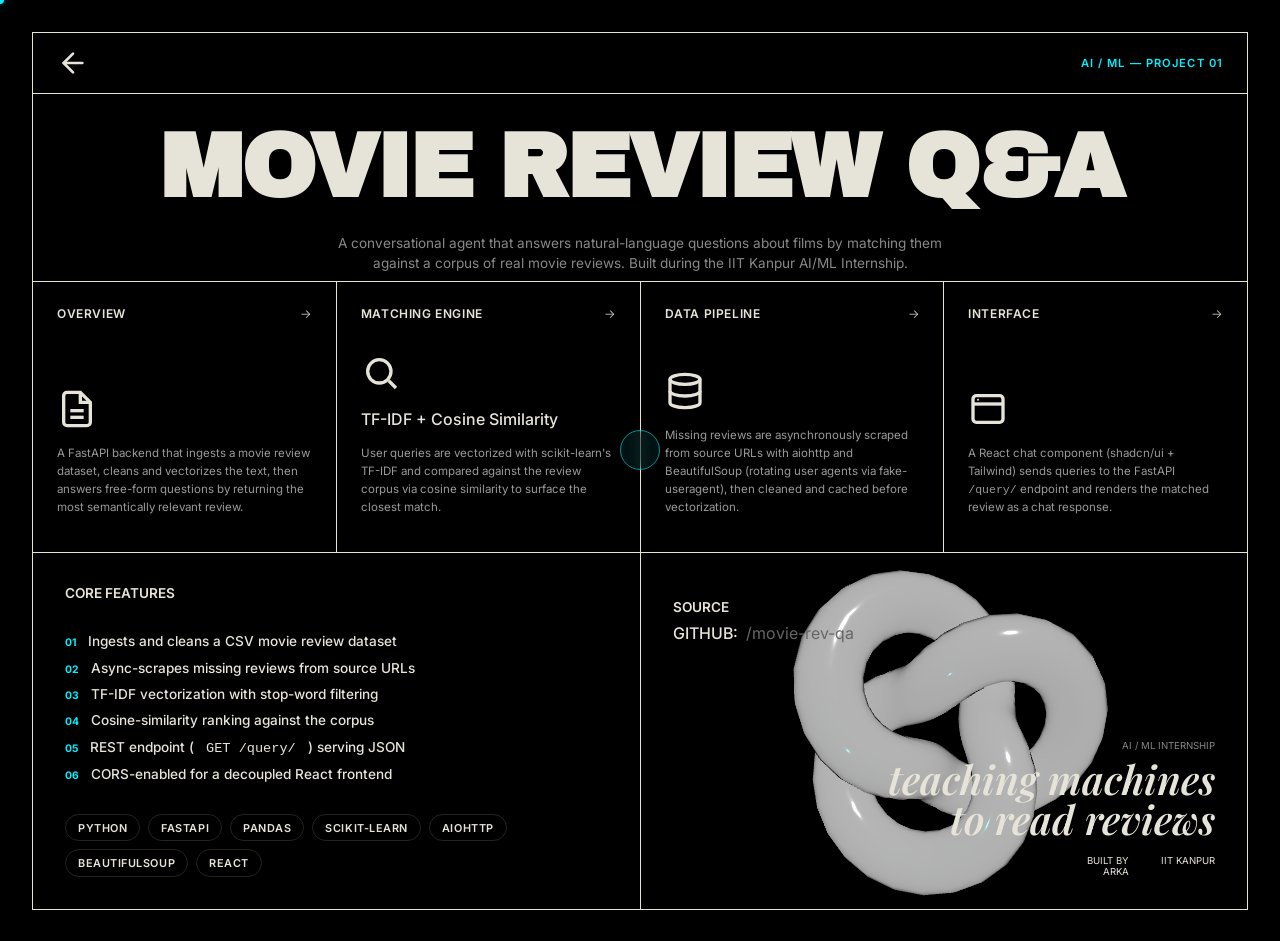
<file: projects/movie-review-qa.html>
<!DOCTYPE html>
<html lang="en">
<head>
  <meta charset="utf-8">
  <meta name="viewport" content="width=device-width, initial-scale=1">
  <title>AI Chatbot for Movie Reviews | Arka Datta</title>
  <meta name="description" content="AI Chatbot for Movie Reviews — a FastAPI + TF-IDF powered NLP Q&amp;A agent developed during IIT Kanpur AI/ML internship by Arka Datta.">
  <link rel="canonical" href="https://arka-124.github.io/Portfolio/projects/movie-review-qa.html">
  <link rel="icon" type="image/png" href="../logo/favicon.png">

  <!-- Open Graph -->
  <meta property="og:type" content="article">
  <meta property="og:url" content="https://arka-124.github.io/Portfolio/projects/movie-review-qa.html">
  <meta property="og:title" content="AI Chatbot for Movie Reviews | Arka Datta">
  <meta property="og:description" content="FastAPI NLP question-answering agent developed during IIT Kanpur AI/ML internship.">
  <meta property="og:image" content="https://arka-124.github.io/Portfolio/images/og-image.jpg">

  <!-- Twitter Card -->
  <meta name="twitter:card" content="summary_large_image">
  <meta name="twitter:title" content="AI Chatbot for Movie Reviews | Arka Datta">
  <meta name="twitter:description" content="FastAPI NLP question-answering agent developed during IIT Kanpur AI/ML internship.">
  <meta name="twitter:image" content="https://arka-124.github.io/Portfolio/images/og-image.jpg">

  <script>
    (function () {
      try {
        const savedTheme = localStorage.getItem('arka_portfolio_theme');
        if (savedTheme) {
          document.documentElement.setAttribute('data-theme', savedTheme);
        }
      } catch (_) {}
    })();
  </script>
  <link rel="preconnect" href="https://fonts.googleapis.com">
  <link rel="preconnect" href="https://fonts.gstatic.com" crossorigin>
  <link href="https://fonts.googleapis.com/css2?family=Archivo+Black&family=Inter:wght@400;500;600&family=Playfair+Display:ital,wght@1,400;1,600&display=swap" rel="stylesheet">
  <link rel="stylesheet" href="../cursor.css">
  <link rel="stylesheet" href="project.css">
</head>
<body>
  <div class="cursor-dot"></div>
  <div class="cursor-outline"></div>
  <script src="../cursor.js" defer></script>

  <div class="wrapper">
    <div class="grid-container">

      <!-- Top bar: back arrow -->
      <div class="header-bar">
        <a href="../index.html#projects" aria-label="Back to Projects" style="color: var(--text); display: flex; align-items: center;">
          <svg width="32" height="32" viewBox="0 0 24 24" fill="none" stroke="currentColor" stroke-width="2"
               stroke-linecap="round" stroke-linejoin="round">
            <line x1="19" y1="12" x2="5" y2="12"></line>
            <polyline points="12 19 5 12 12 5"></polyline>
          </svg>
        </a>
        <span class="header-tag">AI / ML — Project 01</span>
      </div>

      <!-- Hero title -->
      <div class="hero-title">
        <h1>Movie Review Q&amp;A</h1>
        <p class="hero-subtitle">A conversational agent that answers natural-language questions about films by matching them against a corpus of real movie reviews. Built during the IIT Kanpur AI/ML Internship.</p>
      </div>

      <!-- Overview card -->
      <div class="grid-item detail-card">
        <div class="label-row">
          <span>Overview</span>
          <span class="arrow">&rarr;</span>
        </div>
        <div class="content-main">
          <svg width="40" height="40" viewBox="0 0 24 24" fill="none" stroke="currentColor" stroke-width="2">
            <path d="M14 2H6a2 2 0 0 0-2 2v16a2 2 0 0 0 2 2h12a2 2 0 0 0 2-2V8z"></path>
            <polyline points="14 2 14 8 20 8"></polyline>
            <line x1="8" y1="13" x2="16" y2="13"></line>
            <line x1="8" y1="17" x2="16" y2="17"></line>
          </svg>
          <p class="sub-text">A FastAPI backend that ingests a movie review dataset, cleans and vectorizes the text, then answers free-form questions by returning the most semantically relevant review.</p>
        </div>
      </div>

      <!-- Matching engine card -->
      <div class="grid-item detail-card">
        <div class="label-row">
          <span>Matching Engine</span>
          <span class="arrow">&rarr;</span>
        </div>
        <div class="content-main">
          <svg width="40" height="40" viewBox="0 0 24 24" fill="none" stroke="currentColor" stroke-width="2">
            <circle cx="11" cy="11" r="7"></circle>
            <line x1="21" y1="21" x2="16.65" y2="16.65"></line>
          </svg>
          <p class="detail-text" style="font-size: 1rem;">TF-IDF + Cosine Similarity</p>
          <p class="sub-text">User queries are vectorized with scikit-learn's TF-IDF and compared against the review corpus via cosine similarity to surface the closest match.</p>
        </div>
      </div>

      <!-- Data pipeline card -->
      <div class="grid-item detail-card">
        <div class="label-row">
          <span>Data Pipeline</span>
          <span class="arrow">&rarr;</span>
        </div>
        <div class="content-main">
          <svg width="40" height="40" viewBox="0 0 24 24" fill="none" stroke="currentColor" stroke-width="2">
            <ellipse cx="12" cy="5" rx="9" ry="3"></ellipse>
            <path d="M21 12c0 1.66-4 3-9 3s-9-1.34-9-3"></path>
            <path d="M3 5v14c0 1.66 4 3 9 3s9-1.34 9-3V5"></path>
          </svg>
          <p class="sub-text">Missing reviews are asynchronously scraped from source URLs with aiohttp and BeautifulSoup (rotating user agents via fake-useragent), then cleaned and cached before vectorization.</p>
        </div>
      </div>

      <!-- Interface card -->
      <div class="grid-item detail-card">
        <div class="label-row">
          <span>Interface</span>
          <span class="arrow">&rarr;</span>
        </div>
        <div class="content-main">
          <svg width="40" height="40" viewBox="0 0 24 24" fill="none" stroke="currentColor" stroke-width="2">
            <rect x="3" y="4" width="18" height="16" rx="2"></rect>
            <line x1="3" y1="9" x2="21" y2="9"></line>
            <circle cx="6" cy="6.5" r="0.6" fill="currentColor" stroke="none"></circle>
          </svg>
          <p class="sub-text">A React chat component (shadcn/ui + Tailwind) sends queries to the FastAPI <code>/query/</code> endpoint and renders the matched review as a chat response.</p>
        </div>
      </div>

      <!-- Bottom left: features -->
      <div class="grid-item bottom-left">
        <span class="section-title">Core Features</span>
        <div class="feature-list">
          <div class="feature-item"><span class="feature-index">01</span> Ingests and cleans a CSV movie review dataset</div>
          <div class="feature-item"><span class="feature-index">02</span> Async-scrapes missing reviews from source URLs</div>
          <div class="feature-item"><span class="feature-index">03</span> TF-IDF vectorization with stop-word filtering</div>
          <div class="feature-item"><span class="feature-index">04</span> Cosine-similarity ranking against the corpus</div>
          <div class="feature-item"><span class="feature-index">05</span> REST endpoint (<code>GET /query/</code>) serving JSON</div>
          <div class="feature-item"><span class="feature-index">06</span> CORS-enabled for a decoupled React frontend</div>
        </div>

        <div class="tag-list" style="margin-top: 2rem;">
          <span class="tag">Python</span>
          <span class="tag">FastAPI</span>
          <span class="tag">Pandas</span>
          <span class="tag">Scikit-learn</span>
          <span class="tag">aiohttp</span>
          <span class="tag">BeautifulSoup</span>
          <span class="tag">React</span>
        </div>
      </div>

      <!-- Bottom right: pull-quote + repo link + fluid glass -->
      <div class="grid-item bottom-right"
           style="flex-direction: column; justify-content: space-between; align-items: flex-start;">
        <div style="max-width: 220px; position: relative; z-index: 2;">
          <p class="section-title" style="margin-bottom: 0.5rem;">Source</p>
          <a href="https://github.com/Arka-124/movie-rev-qa" target="_blank" rel="noopener noreferrer" class="repo-link">
            GITHUB: <span>/movie-rev-qa</span>
          </a>
        </div>

        <div class="address-block" style="width: 100%; position: relative; z-index: 2;">
          <p style="font-size: 0.6rem; text-align: right; margin-bottom: 0.5rem; color: #888;">AI / ML INTERNSHIP</p>
          <div class="serif-display">
            teaching machines<br>
            to read reviews
          </div>
          <div style="display: flex; justify-content: flex-end; gap: 2rem; margin-top: 1rem; font-size: 0.6rem; text-transform: uppercase;">
            <span>Built by<br>Arka</span>
            <span>IIT Kanpur</span>
          </div>
        </div>

        <!-- Fluid Glass background -->
        <div id="fluid-glass-container"
             style="position: absolute; top: 0; left: 0; width: 100%; height: 100%; overflow: hidden; border-radius: inherit; z-index: 0; pointer-events: none;">
        </div>
      </div>

    </div>
  </div>

  <script type="module" src="../glass-button.js"></script>
</body>
</html>
</file>
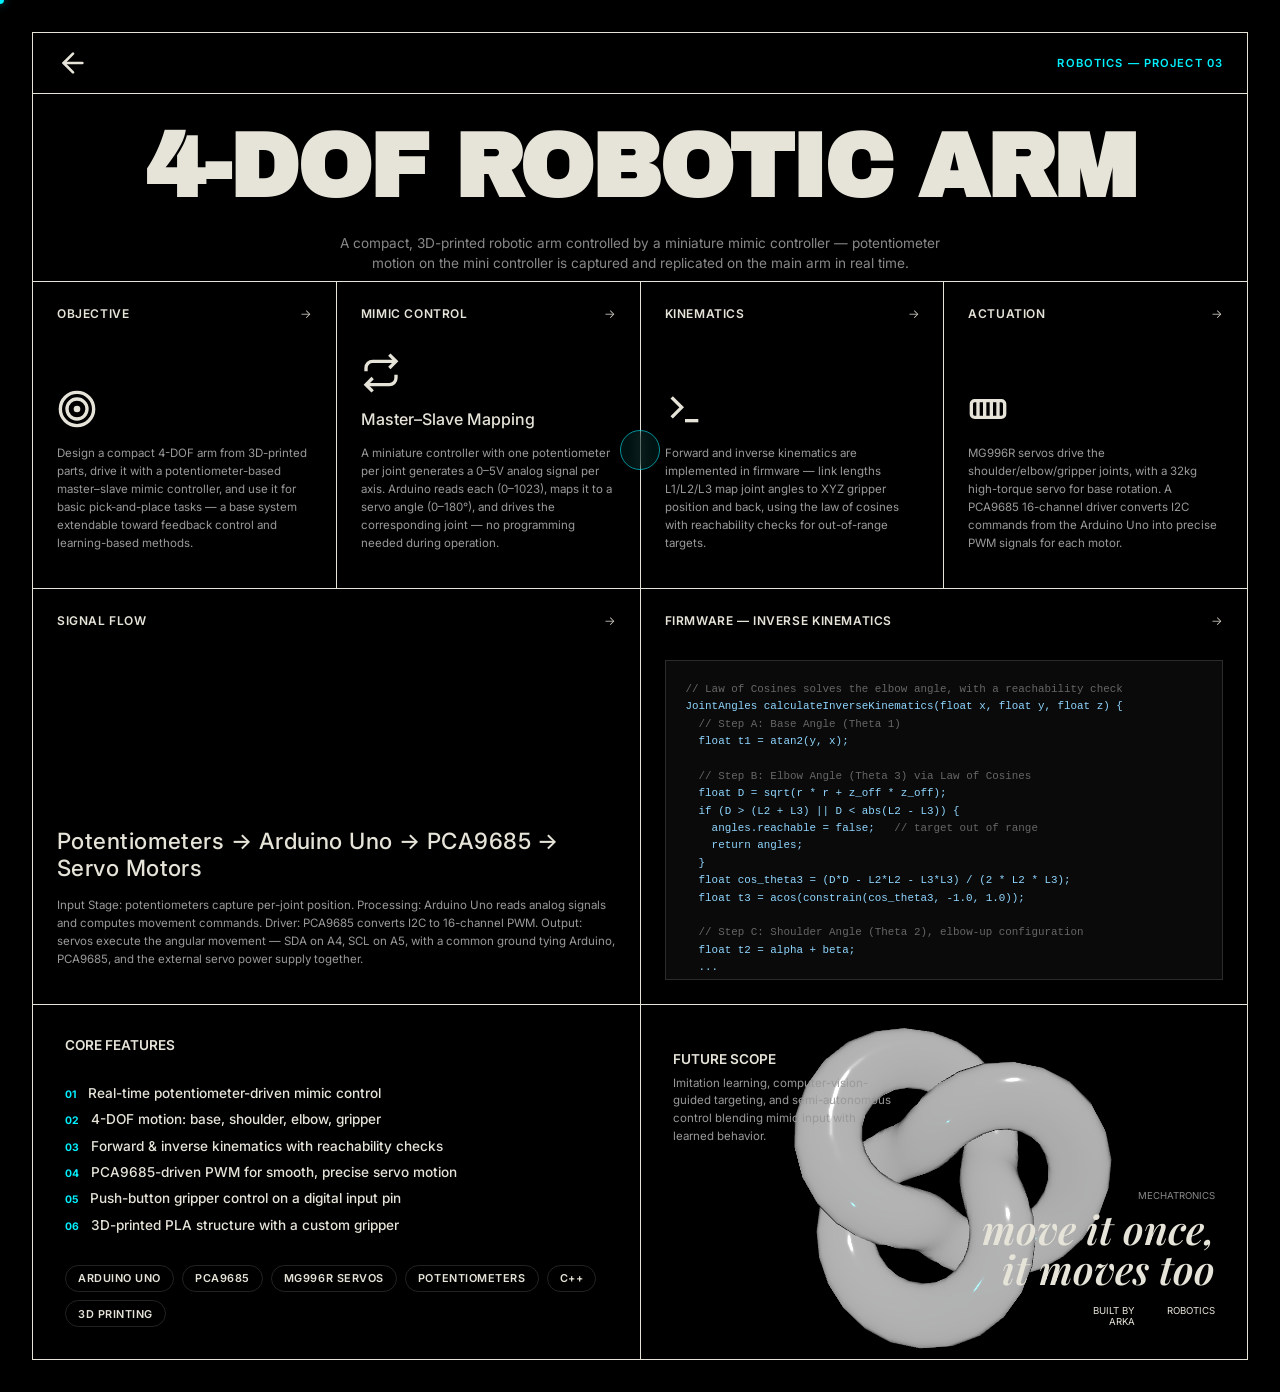
<file: projects/robotic-arm.html>
<!DOCTYPE html>
<html lang="en">
<head>
  <meta charset="utf-8">
  <meta name="viewport" content="width=device-width, initial-scale=1">
  <title>Miniature 4-DOF Robotic Arm | Arka Datta</title>
  <meta name="description" content="Miniature 4-DOF Robotic Arm with mimic (master-slave) telemetry control using ATmega328P, potentiometers, and forward kinematics, by Arka Datta.">
  <link rel="canonical" href="https://arka-124.github.io/Portfolio/projects/robotic-arm.html">
  <link rel="icon" type="image/png" href="../logo/favicon.png">

  <!-- Open Graph -->
  <meta property="og:type" content="article">
  <meta property="og:url" content="https://arka-124.github.io/Portfolio/projects/robotic-arm.html">
  <meta property="og:title" content="Miniature 4-DOF Robotic Arm | Arka Datta">
  <meta property="og:description" content="Dual-mode potentiometer mimic telemetry and forward kinematics trajectory replication with ATmega328P.">
  <meta property="og:image" content="https://arka-124.github.io/Portfolio/images/og-image.jpg">

  <!-- Twitter Card -->
  <meta name="twitter:card" content="summary_large_image">
  <meta name="twitter:title" content="Miniature 4-DOF Robotic Arm | Arka Datta">
  <meta name="twitter:description" content="Dual-mode potentiometer mimic telemetry and forward kinematics trajectory replication with ATmega328P.">
  <meta name="twitter:image" content="https://arka-124.github.io/Portfolio/images/og-image.jpg">

  <script>
    (function () {
      try {
        const savedTheme = localStorage.getItem('arka_portfolio_theme');
        if (savedTheme) {
          document.documentElement.setAttribute('data-theme', savedTheme);
        }
      } catch (_) {}
    })();
  </script>
  <link rel="preconnect" href="https://fonts.googleapis.com">
  <link rel="preconnect" href="https://fonts.gstatic.com" crossorigin>
  <link href="https://fonts.googleapis.com/css2?family=Archivo+Black&family=Inter:wght@400;500;600&family=Playfair+Display:ital,wght@1,400;1,600&display=swap" rel="stylesheet">
  <link rel="stylesheet" href="../cursor.css">
  <link rel="stylesheet" href="project.css">
  <style>
    /* Code block, scoped to this page */
    .code-block {
      background: #0a0a0a;
      border: 1px solid var(--line);
      padding: 1.25rem;
      font-family: 'Courier New', monospace;
      font-size: 0.68rem;
      line-height: 1.6;
      color: #8fd6ff;
      overflow-x: auto;
      white-space: pre;
      max-height: 320px;
      overflow-y: auto;
    }
    .code-comment { color: #666; }
  </style>
</head>
<body>
  <div class="cursor-dot"></div>
  <div class="cursor-outline"></div>
  <script src="../cursor.js" defer></script>

  <div class="wrapper">
    <div class="grid-container">

      <!-- Top bar: back arrow -->
      <div class="header-bar">
        <a href="../index.html#projects" aria-label="Back to Projects" style="color: var(--text); display: flex; align-items: center;">
          <svg width="32" height="32" viewBox="0 0 24 24" fill="none" stroke="currentColor" stroke-width="2"
               stroke-linecap="round" stroke-linejoin="round">
            <line x1="19" y1="12" x2="5" y2="12"></line>
            <polyline points="12 19 5 12 12 5"></polyline>
          </svg>
        </a>
        <span class="header-tag">Robotics — Project 03</span>
      </div>

      <!-- Hero title -->
      <div class="hero-title">
        <h1>4-DOF Robotic Arm</h1>
        <p class="hero-subtitle">A compact, 3D-printed robotic arm controlled by a miniature mimic controller — potentiometer motion on the mini controller is captured and replicated on the main arm in real time.</p>
      </div>

      <!-- Objective card -->
      <div class="grid-item detail-card">
        <div class="label-row">
          <span>Objective</span>
          <span class="arrow">&rarr;</span>
        </div>
        <div class="content-main">
          <svg width="40" height="40" viewBox="0 0 24 24" fill="none" stroke="currentColor" stroke-width="2">
            <circle cx="12" cy="12" r="10"></circle>
            <circle cx="12" cy="12" r="6"></circle>
            <circle cx="12" cy="12" r="2" fill="currentColor" stroke="none"></circle>
          </svg>
          <p class="sub-text">Design a compact 4-DOF arm from 3D-printed parts, drive it with a potentiometer-based master–slave mimic controller, and use it for basic pick-and-place tasks — a base system extendable toward feedback control and learning-based methods.</p>
        </div>
      </div>

      <!-- Mimic control card -->
      <div class="grid-item detail-card">
        <div class="label-row">
          <span>Mimic Control</span>
          <span class="arrow">&rarr;</span>
        </div>
        <div class="content-main">
          <svg width="40" height="40" viewBox="0 0 24 24" fill="none" stroke="currentColor" stroke-width="2">
            <path d="M17 1l4 4-4 4"></path>
            <path d="M3 11V9a4 4 0 0 1 4-4h14"></path>
            <path d="M7 23l-4-4 4-4"></path>
            <path d="M21 13v2a4 4 0 0 1-4 4H3"></path>
          </svg>
          <p class="detail-text" style="font-size: 1rem;">Master–Slave Mapping</p>
          <p class="sub-text">A miniature controller with one potentiometer per joint generates a 0–5V analog signal per axis. Arduino reads each (0–1023), maps it to a servo angle (0–180°), and drives the corresponding joint — no programming needed during operation.</p>
        </div>
      </div>

      <!-- Kinematics card -->
      <div class="grid-item detail-card">
        <div class="label-row">
          <span>Kinematics</span>
          <span class="arrow">&rarr;</span>
        </div>
        <div class="content-main">
          <svg width="40" height="40" viewBox="0 0 24 24" fill="none" stroke="currentColor" stroke-width="2">
            <polyline points="4 17 10 11 4 5"></polyline>
            <line x1="12" y1="19" x2="20" y2="19"></line>
          </svg>
          <p class="sub-text">Forward and inverse kinematics are implemented in firmware — link lengths L1/L2/L3 map joint angles to XYZ gripper position and back, using the law of cosines with reachability checks for out-of-range targets.</p>
        </div>
      </div>

      <!-- Actuators & driver card -->
      <div class="grid-item detail-card">
        <div class="label-row">
          <span>Actuation</span>
          <span class="arrow">&rarr;</span>
        </div>
        <div class="content-main">
          <svg width="40" height="40" viewBox="0 0 24 24" fill="none" stroke="currentColor" stroke-width="2">
            <rect x="2" y="7" width="20" height="10" rx="2"></rect>
            <line x1="6" y1="7" x2="6" y2="17"></line>
            <line x1="10" y1="7" x2="10" y2="17"></line>
            <line x1="14" y1="7" x2="14" y2="17"></line>
            <line x1="18" y1="7" x2="18" y2="17"></line>
          </svg>
          <p class="sub-text">MG996R servos drive the shoulder/elbow/gripper joints, with a 32kg high-torque servo for base rotation. A PCA9685 16-channel driver converts I2C commands from the Arduino Uno into precise PWM signals for each motor.</p>
        </div>
      </div>

      <!-- Signal flow / block diagram -->
      <div class="grid-item detail-card wide">
        <div class="label-row">
          <span>Signal Flow</span>
          <span class="arrow">&rarr;</span>
        </div>
        <div class="content-main">
          <p class="detail-text" style="font-size: 1.4rem; letter-spacing: 0.02em;">
            Potentiometers &rarr; Arduino Uno &rarr; PCA9685 &rarr; Servo Motors
          </p>
          <p class="sub-text">Input Stage: potentiometers capture per-joint position. Processing: Arduino Uno reads analog signals and computes movement commands. Driver: PCA9685 converts I2C to 16-channel PWM. Output: servos execute the angular movement — SDA on A4, SCL on A5, with a common ground tying Arduino, PCA9685, and the external servo power supply together.</p>
        </div>
      </div>

      <!-- Firmware snippet -->
      <div class="grid-item detail-card wide">
        <div class="label-row">
          <span>Firmware — Inverse Kinematics</span>
          <span class="arrow">&rarr;</span>
        </div>
        <div class="code-block"><span class="code-comment">// Law of Cosines solves the elbow angle, with a reachability check</span>
JointAngles calculateInverseKinematics(float x, float y, float z) {
  <span class="code-comment">// Step A: Base Angle (Theta 1)</span>
  float t1 = atan2(y, x);

  <span class="code-comment">// Step B: Elbow Angle (Theta 3) via Law of Cosines</span>
  float D = sqrt(r * r + z_off * z_off);
  if (D > (L2 + L3) || D < abs(L2 - L3)) {
    angles.reachable = false;   <span class="code-comment">// target out of range</span>
    return angles;
  }
  float cos_theta3 = (D*D - L2*L2 - L3*L3) / (2 * L2 * L3);
  float t3 = acos(constrain(cos_theta3, -1.0, 1.0));

  <span class="code-comment">// Step C: Shoulder Angle (Theta 2), elbow-up configuration</span>
  float t2 = alpha + beta;
  ...
}</div>
      </div>

      <!-- Bottom left: features -->
      <div class="grid-item bottom-left">
        <span class="section-title">Core Features</span>
        <div class="feature-list">
          <div class="feature-item"><span class="feature-index">01</span> Real-time potentiometer-driven mimic control</div>
          <div class="feature-item"><span class="feature-index">02</span> 4-DOF motion: base, shoulder, elbow, gripper</div>
          <div class="feature-item"><span class="feature-index">03</span> Forward &amp; inverse kinematics with reachability checks</div>
          <div class="feature-item"><span class="feature-index">04</span> PCA9685-driven PWM for smooth, precise servo motion</div>
          <div class="feature-item"><span class="feature-index">05</span> Push-button gripper control on a digital input pin</div>
          <div class="feature-item"><span class="feature-index">06</span> 3D-printed PLA structure with a custom gripper</div>
        </div>

        <div class="tag-list" style="margin-top: 2rem;">
          <span class="tag">Arduino Uno</span>
          <span class="tag">PCA9685</span>
          <span class="tag">MG996R Servos</span>
          <span class="tag">Potentiometers</span>
          <span class="tag">C++</span>
          <span class="tag">3D Printing</span>
        </div>
      </div>

      <!-- Bottom right: pull-quote + fluid glass -->
      <div class="grid-item bottom-right"
           style="flex-direction: column; justify-content: space-between; align-items: flex-start;">
        <div style="max-width: 220px; position: relative; z-index: 2;">
          <p class="section-title" style="margin-bottom: 0.5rem;">Future Scope</p>
          <p class="sub-text" style="margin-top: 0;">Imitation learning, computer-vision-guided targeting, and semi-autonomous control blending mimic input with learned behavior.</p>
        </div>

        <div class="address-block" style="width: 100%; position: relative; z-index: 2;">
          <p style="font-size: 0.6rem; text-align: right; margin-bottom: 0.5rem; color: #888;">MECHATRONICS</p>
          <div class="serif-display">
            move it once,<br>
            it moves too
          </div>
          <div style="display: flex; justify-content: flex-end; gap: 2rem; margin-top: 1rem; font-size: 0.6rem; text-transform: uppercase;">
            <span>Built by<br>Arka</span>
            <span>Robotics</span>
          </div>
        </div>

        <!-- Fluid Glass background -->
        <div id="fluid-glass-container"
             style="position: absolute; top: 0; left: 0; width: 100%; height: 100%; overflow: hidden; border-radius: inherit; z-index: 0; pointer-events: none;">
        </div>
      </div>

    </div>
  </div>

  <script type="module" src="../glass-button.js"></script>
</body>
</html>
</file>
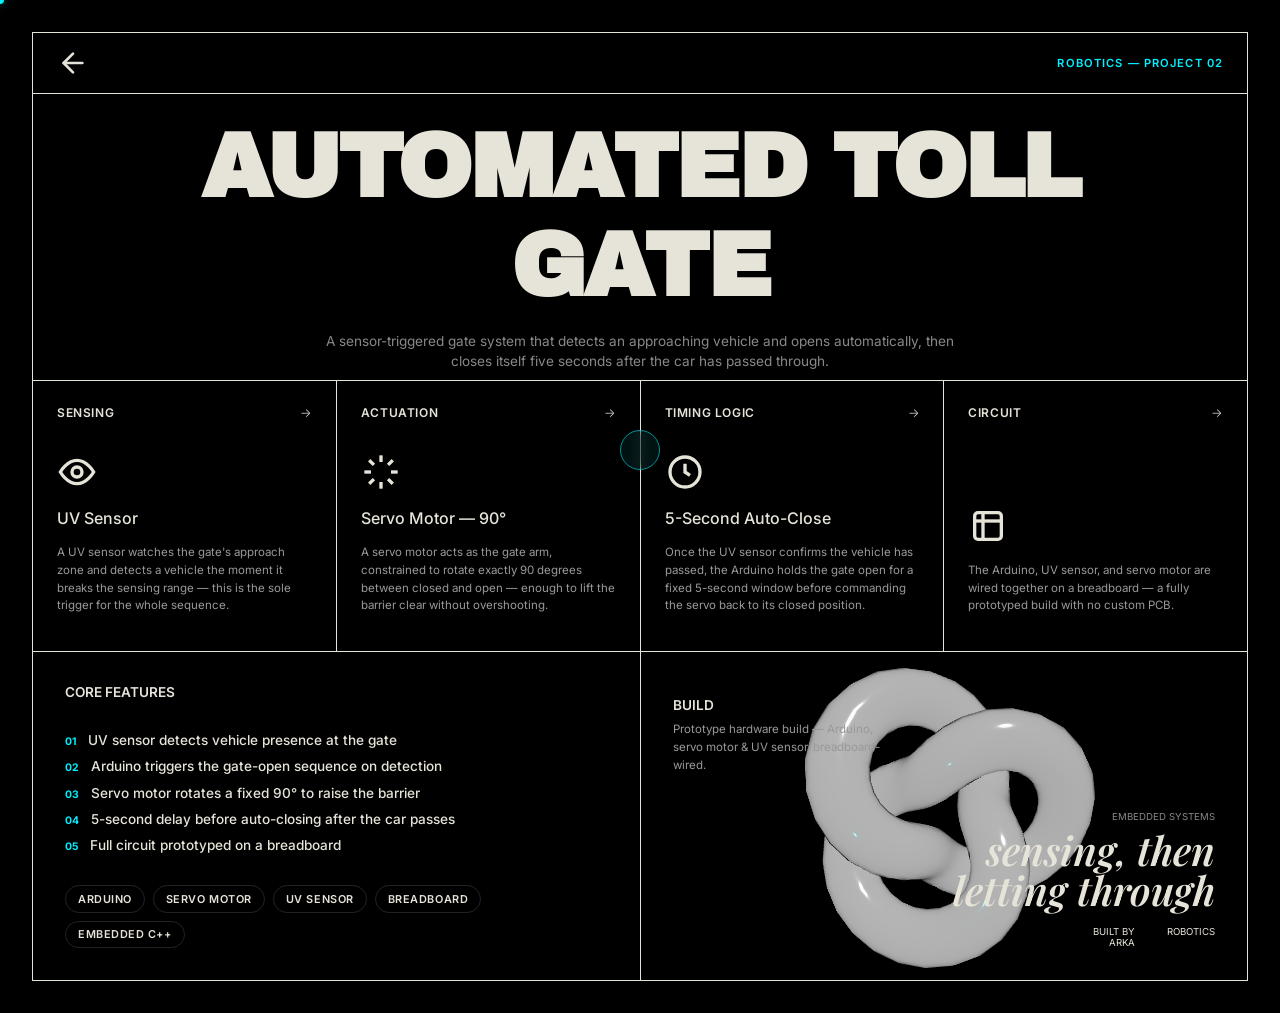
<file: projects/toll-gate.html>
<!DOCTYPE html>
<html lang="en">
<head>
  <meta charset="utf-8">
  <meta name="viewport" content="width=device-width, initial-scale=1">
  <title>Automated Toll Gate Development | Arka Datta</title>
  <meta name="description" content="Automated Toll Gate — an IR/UV-sensor-triggered, servo-actuated automated vehicle transit system built on Arduino by Arka Datta.">
  <link rel="canonical" href="https://arka-124.github.io/Portfolio/projects/toll-gate.html">
  <link rel="icon" type="image/png" href="../logo/favicon.png">

  <!-- Open Graph -->
  <meta property="og:type" content="article">
  <meta property="og:url" content="https://arka-124.github.io/Portfolio/projects/toll-gate.html">
  <meta property="og:title" content="Automated Toll Gate Development | Arka Datta">
  <meta property="og:description" content="Sensor arrays and microcontroller automated vehicle transit management system.">
  <meta property="og:image" content="https://arka-124.github.io/Portfolio/images/og-image.jpg">

  <!-- Twitter Card -->
  <meta name="twitter:card" content="summary_large_image">
  <meta name="twitter:title" content="Automated Toll Gate Development | Arka Datta">
  <meta name="twitter:description" content="Sensor arrays and microcontroller automated vehicle transit management system.">
  <meta name="twitter:image" content="https://arka-124.github.io/Portfolio/images/og-image.jpg">

  <script>
    (function () {
      try {
        const savedTheme = localStorage.getItem('arka_portfolio_theme');
        if (savedTheme) {
          document.documentElement.setAttribute('data-theme', savedTheme);
        }
      } catch (_) {}
    })();
  </script>
  <link rel="preconnect" href="https://fonts.googleapis.com">
  <link rel="preconnect" href="https://fonts.gstatic.com" crossorigin>
  <link href="https://fonts.googleapis.com/css2?family=Archivo+Black&family=Inter:wght@400;500;600&family=Playfair+Display:ital,wght@1,400;1,600&display=swap" rel="stylesheet">
  <link rel="stylesheet" href="../cursor.css">
  <link rel="stylesheet" href="project.css">
</head>
<body>
  <div class="cursor-dot"></div>
  <div class="cursor-outline"></div>
  <script src="../cursor.js" defer></script>

  <div class="wrapper">
    <div class="grid-container">

      <!-- Top bar: back arrow -->
      <div class="header-bar">
        <a href="../index.html#projects" aria-label="Back to Projects" style="color: var(--text); display: flex; align-items: center;">
          <svg width="32" height="32" viewBox="0 0 24 24" fill="none" stroke="currentColor" stroke-width="2"
               stroke-linecap="round" stroke-linejoin="round">
            <line x1="19" y1="12" x2="5" y2="12"></line>
            <polyline points="12 19 5 12 12 5"></polyline>
          </svg>
        </a>
        <span class="header-tag">Robotics — Project 02</span>
      </div>

      <!-- Hero title -->
      <div class="hero-title">
        <h1>Automated Toll Gate</h1>
        <p class="hero-subtitle">A sensor-triggered gate system that detects an approaching vehicle and opens automatically, then closes itself five seconds after the car has passed through.</p>
      </div>

      <!-- Sensing card -->
      <div class="grid-item detail-card">
        <div class="label-row">
          <span>Sensing</span>
          <span class="arrow">&rarr;</span>
        </div>
        <div class="content-main">
          <svg width="40" height="40" viewBox="0 0 24 24" fill="none" stroke="currentColor" stroke-width="2">
            <circle cx="12" cy="12" r="3"></circle>
            <path d="M2 12s4-7 10-7 10 7 10 7-4 7-10 7-10-7-10-7z"></path>
          </svg>
          <p class="detail-text" style="font-size: 1rem;">UV Sensor</p>
          <p class="sub-text">A UV sensor watches the gate's approach zone and detects a vehicle the moment it breaks the sensing range — this is the sole trigger for the whole sequence.</p>
        </div>
      </div>

      <!-- Actuation card -->
      <div class="grid-item detail-card">
        <div class="label-row">
          <span>Actuation</span>
          <span class="arrow">&rarr;</span>
        </div>
        <div class="content-main">
          <svg width="40" height="40" viewBox="0 0 24 24" fill="none" stroke="currentColor" stroke-width="2">
            <path d="M12 2v4"></path>
            <path d="M12 18v4"></path>
            <path d="M4.93 4.93l2.83 2.83"></path>
            <path d="M16.24 16.24l2.83 2.83"></path>
            <path d="M2 12h4"></path>
            <path d="M18 12h4"></path>
            <path d="M4.93 19.07l2.83-2.83"></path>
            <path d="M16.24 7.76l2.83-2.83"></path>
          </svg>
          <p class="detail-text" style="font-size: 1rem;">Servo Motor — 90&deg;</p>
          <p class="sub-text">A servo motor acts as the gate arm, constrained to rotate exactly 90 degrees between closed and open — enough to lift the barrier clear without overshooting.</p>
        </div>
      </div>

      <!-- Timing logic card -->
      <div class="grid-item detail-card">
        <div class="label-row">
          <span>Timing Logic</span>
          <span class="arrow">&rarr;</span>
        </div>
        <div class="content-main">
          <svg width="40" height="40" viewBox="0 0 24 24" fill="none" stroke="currentColor" stroke-width="2">
            <circle cx="12" cy="12" r="9"></circle>
            <polyline points="12 7 12 12 15 14"></polyline>
          </svg>
          <p class="detail-text" style="font-size: 1rem;">5-Second Auto-Close</p>
          <p class="sub-text">Once the UV sensor confirms the vehicle has passed, the Arduino holds the gate open for a fixed 5-second window before commanding the servo back to its closed position.</p>
        </div>
      </div>

      <!-- Circuit card -->
      <div class="grid-item detail-card">
        <div class="label-row">
          <span>Circuit</span>
          <span class="arrow">&rarr;</span>
        </div>
        <div class="content-main">
          <svg width="40" height="40" viewBox="0 0 24 24" fill="none" stroke="currentColor" stroke-width="2">
            <rect x="4" y="4" width="16" height="16" rx="2"></rect>
            <path d="M4 9h16"></path>
            <path d="M9 4v16"></path>
          </svg>
          <p class="sub-text">The Arduino, UV sensor, and servo motor are wired together on a breadboard — a fully prototyped build with no custom PCB.</p>
        </div>
      </div>

      <!-- Bottom left: features -->
      <div class="grid-item bottom-left">
        <span class="section-title">Core Features</span>
        <div class="feature-list">
          <div class="feature-item"><span class="feature-index">01</span> UV sensor detects vehicle presence at the gate</div>
          <div class="feature-item"><span class="feature-index">02</span> Arduino triggers the gate-open sequence on detection</div>
          <div class="feature-item"><span class="feature-index">03</span> Servo motor rotates a fixed 90&deg; to raise the barrier</div>
          <div class="feature-item"><span class="feature-index">04</span> 5-second delay before auto-closing after the car passes</div>
          <div class="feature-item"><span class="feature-index">05</span> Full circuit prototyped on a breadboard</div>
        </div>

        <div class="tag-list" style="margin-top: 2rem;">
          <span class="tag">Arduino</span>
          <span class="tag">Servo Motor</span>
          <span class="tag">UV Sensor</span>
          <span class="tag">Breadboard</span>
          <span class="tag">Embedded C++</span>
        </div>
      </div>

      <!-- Bottom right: pull-quote + fluid glass -->
      <div class="grid-item bottom-right"
           style="flex-direction: column; justify-content: space-between; align-items: flex-start;">
        <div style="max-width: 220px; position: relative; z-index: 2;">
          <p class="section-title" style="margin-bottom: 0.5rem;">Build</p>
          <p class="sub-text" style="margin-top: 0;">Prototype hardware build — Arduino, servo motor &amp; UV sensor, breadboard-wired.</p>
        </div>

        <div class="address-block" style="width: 100%; position: relative; z-index: 2;">
          <p style="font-size: 0.6rem; text-align: right; margin-bottom: 0.5rem; color: #888;">EMBEDDED SYSTEMS</p>
          <div class="serif-display">
            sensing, then<br>
            letting through
          </div>
          <div style="display: flex; justify-content: flex-end; gap: 2rem; margin-top: 1rem; font-size: 0.6rem; text-transform: uppercase;">
            <span>Built by<br>Arka</span>
            <span>Robotics</span>
          </div>
        </div>

        <!-- Fluid Glass background -->
        <div id="fluid-glass-container"
             style="position: absolute; top: 0; left: 0; width: 100%; height: 100%; overflow: hidden; border-radius: inherit; z-index: 0; pointer-events: none;">
        </div>
      </div>

    </div>
  </div>

  <script type="module" src="../glass-button.js"></script>
</body>
</html>
</file>
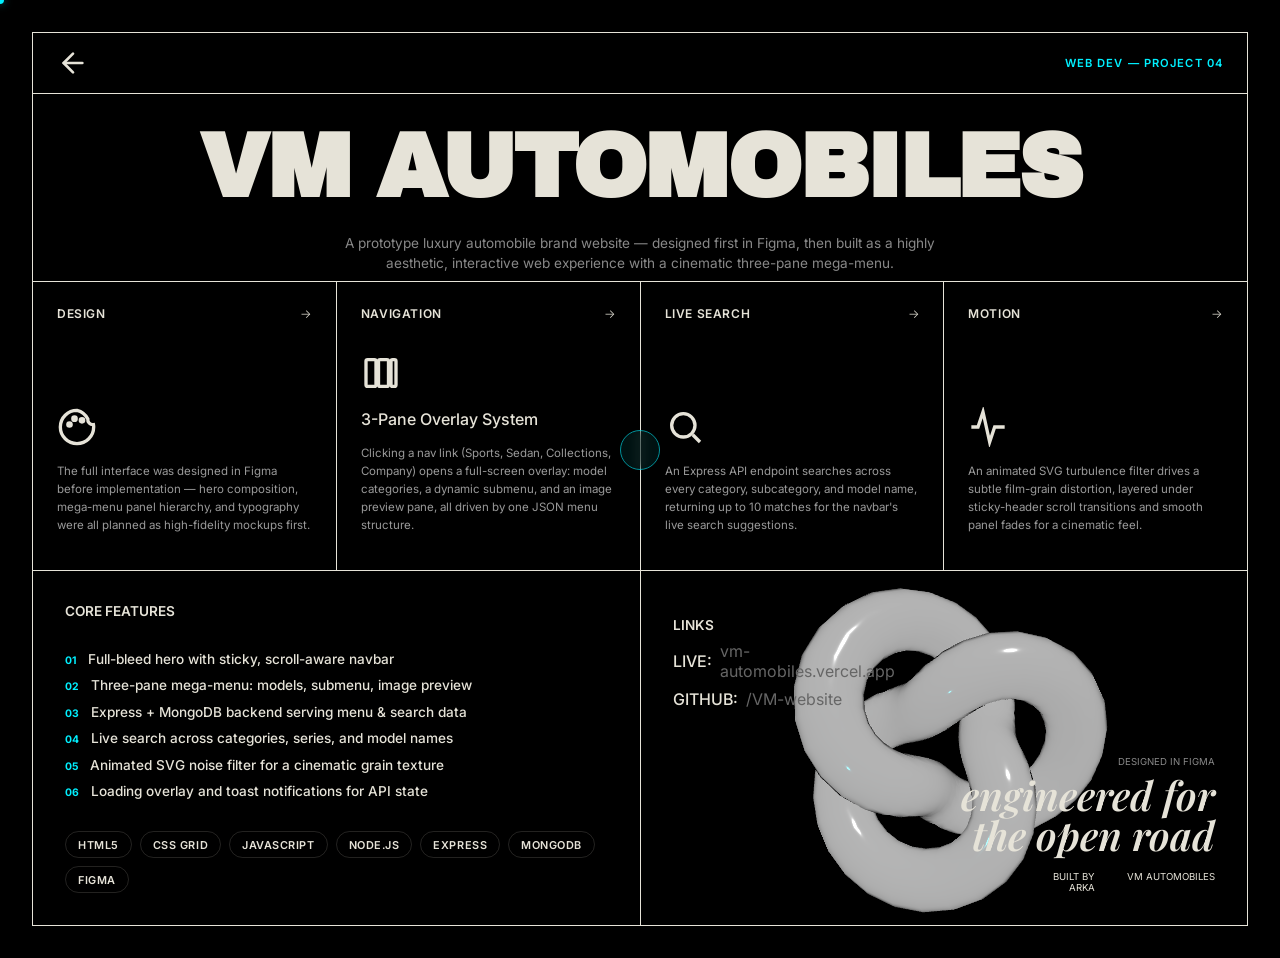
<file: projects/vm-automobiles.html>
<!DOCTYPE html>
<html lang="en">
<head>
  <meta charset="utf-8">
  <meta name="viewport" content="width=device-width, initial-scale=1">
  <title>VM Automobiles | Arka Datta</title>
  <meta name="description" content="VM Automobiles — a luxury automobile brand prototype with cinematic 3-pane overlay navigation by Arka Datta.">
  <link rel="canonical" href="https://arka-124.github.io/Portfolio/projects/vm-automobiles.html">
  <link rel="icon" type="image/png" href="../logo/favicon.png">

  <!-- Open Graph -->
  <meta property="og:type" content="article">
  <meta property="og:url" content="https://arka-124.github.io/Portfolio/projects/vm-automobiles.html">
  <meta property="og:title" content="VM Automobiles | Arka Datta">
  <meta property="og:description" content="Luxury car brand showcase with cinematic 3-pane overlay navigation and responsive interactive design.">
  <meta property="og:image" content="https://arka-124.github.io/Portfolio/images/og-image.jpg">

  <!-- Twitter Card -->
  <meta name="twitter:card" content="summary_large_image">
  <meta name="twitter:title" content="VM Automobiles | Arka Datta">
  <meta name="twitter:description" content="Luxury car brand showcase with cinematic 3-pane overlay navigation.">
  <meta name="twitter:image" content="https://arka-124.github.io/Portfolio/images/og-image.jpg">

  <script>
    (function () {
      try {
        const savedTheme = localStorage.getItem('arka_portfolio_theme');
        if (savedTheme) {
          document.documentElement.setAttribute('data-theme', savedTheme);
        }
      } catch (_) {}
    })();
  </script>
  <link rel="preconnect" href="https://fonts.googleapis.com">
  <link rel="preconnect" href="https://fonts.gstatic.com" crossorigin>
  <link href="https://fonts.googleapis.com/css2?family=Archivo+Black&family=Inter:wght@400;500;600&family=Playfair+Display:ital,wght@1,400;1,600&display=swap" rel="stylesheet">
  <link rel="stylesheet" href="../cursor.css">
  <link rel="stylesheet" href="project.css">
</head>
<body>
  <div class="cursor-dot"></div>
  <div class="cursor-outline"></div>
  <script src="../cursor.js" defer></script>

  <div class="wrapper">
    <div class="grid-container">

      <!-- Top bar: back arrow -->
      <div class="header-bar">
        <a href="../index.html#projects" aria-label="Back to Projects" style="color: var(--text); display: flex; align-items: center;">
          <svg width="32" height="32" viewBox="0 0 24 24" fill="none" stroke="currentColor" stroke-width="2"
               stroke-linecap="round" stroke-linejoin="round">
            <line x1="19" y1="12" x2="5" y2="12"></line>
            <polyline points="12 19 5 12 12 5"></polyline>
          </svg>
        </a>
        <span class="header-tag">Web Dev — Project 04</span>
      </div>

      <!-- Hero title -->
      <div class="hero-title">
        <h1>VM Automobiles</h1>
        <p class="hero-subtitle">A prototype luxury automobile brand website — designed first in Figma, then built as a highly aesthetic, interactive web experience with a cinematic three-pane mega-menu.</p>
      </div>

      <!-- Design card -->
      <div class="grid-item detail-card">
        <div class="label-row">
          <span>Design</span>
          <span class="arrow">&rarr;</span>
        </div>
        <div class="content-main">
          <svg width="40" height="40" viewBox="0 0 24 24" fill="none" stroke="currentColor" stroke-width="2">
            <path d="M12 2a10 10 0 1 0 10 10c0-.5-.05-1-.14-1.45a3 3 0 0 1-3.36-3.36A10 10 0 0 0 12 2z"></path>
            <circle cx="7.5" cy="10.5" r="1"></circle>
            <circle cx="10.5" cy="7" r="1"></circle>
            <circle cx="15" cy="8" r="1"></circle>
          </svg>
          <p class="sub-text">The full interface was designed in Figma before implementation — hero composition, mega-menu panel hierarchy, and typography were all planned as high-fidelity mockups first.</p>
        </div>
      </div>

      <!-- Mega-menu card -->
      <div class="grid-item detail-card">
        <div class="label-row">
          <span>Navigation</span>
          <span class="arrow">&rarr;</span>
        </div>
        <div class="content-main">
          <svg width="40" height="40" viewBox="0 0 24 24" fill="none" stroke="currentColor" stroke-width="2">
            <rect x="3" y="4" width="6" height="16" rx="1"></rect>
            <rect x="10.5" y="4" width="6" height="16" rx="1"></rect>
            <rect x="18" y="4" width="3" height="16" rx="1"></rect>
          </svg>
          <p class="detail-text" style="font-size: 1rem;">3-Pane Overlay System</p>
          <p class="sub-text">Clicking a nav link (Sports, Sedan, Collections, Company) opens a full-screen overlay: model categories, a dynamic submenu, and an image preview pane, all driven by one JSON menu structure.</p>
        </div>
      </div>

      <!-- Search card -->
      <div class="grid-item detail-card">
        <div class="label-row">
          <span>Live Search</span>
          <span class="arrow">&rarr;</span>
        </div>
        <div class="content-main">
          <svg width="40" height="40" viewBox="0 0 24 24" fill="none" stroke="currentColor" stroke-width="2">
            <circle cx="11" cy="11" r="7"></circle>
            <line x1="21" y1="21" x2="16.65" y2="16.65"></line>
          </svg>
          <p class="sub-text">An Express API endpoint searches across every category, subcategory, and model name, returning up to 10 matches for the navbar's live search suggestions.</p>
        </div>
      </div>

      <!-- Motion card -->
      <div class="grid-item detail-card">
        <div class="label-row">
          <span>Motion</span>
          <span class="arrow">&rarr;</span>
        </div>
        <div class="content-main">
          <svg width="40" height="40" viewBox="0 0 24 24" fill="none" stroke="currentColor" stroke-width="2">
            <path d="M2 12h4l3-9 4 18 3-9h6"></path>
          </svg>
          <p class="sub-text">An animated SVG turbulence filter drives a subtle film-grain distortion, layered under sticky-header scroll transitions and smooth panel fades for a cinematic feel.</p>
        </div>
      </div>

      <!-- Bottom left: features -->
      <div class="grid-item bottom-left">
        <span class="section-title">Core Features</span>
        <div class="feature-list">
          <div class="feature-item"><span class="feature-index">01</span> Full-bleed hero with sticky, scroll-aware navbar</div>
          <div class="feature-item"><span class="feature-index">02</span> Three-pane mega-menu: models, submenu, image preview</div>
          <div class="feature-item"><span class="feature-index">03</span> Express + MongoDB backend serving menu &amp; search data</div>
          <div class="feature-item"><span class="feature-index">04</span> Live search across categories, series, and model names</div>
          <div class="feature-item"><span class="feature-index">05</span> Animated SVG noise filter for a cinematic grain texture</div>
          <div class="feature-item"><span class="feature-index">06</span> Loading overlay and toast notifications for API state</div>
        </div>

        <div class="tag-list" style="margin-top: 2rem;">
          <span class="tag">HTML5</span>
          <span class="tag">CSS Grid</span>
          <span class="tag">JavaScript</span>
          <span class="tag">Node.js</span>
          <span class="tag">Express</span>
          <span class="tag">MongoDB</span>
          <span class="tag">Figma</span>
        </div>
      </div>

      <!-- Bottom right: pull-quote + links + fluid glass -->
      <div class="grid-item bottom-right"
           style="flex-direction: column; justify-content: space-between; align-items: flex-start;">
        <div style="max-width: 220px; position: relative; z-index: 2;">
          <p class="section-title" style="margin-bottom: 0.5rem;">Links</p>
          <a href="https://vm-automobiles.vercel.app/" target="_blank" rel="noopener noreferrer" class="repo-link" style="margin-bottom: 0.5rem;">
            LIVE: <span>vm-automobiles.vercel.app</span>
          </a>
          <a href="https://github.com/Arka-124/VM-website" target="_blank" rel="noopener noreferrer" class="repo-link">
            GITHUB: <span>/VM-website</span>
          </a>
        </div>

        <div class="address-block" style="width: 100%; position: relative; z-index: 2;">
          <p style="font-size: 0.6rem; text-align: right; margin-bottom: 0.5rem; color: #888;">DESIGNED IN FIGMA</p>
          <div class="serif-display">
            engineered for<br>
            the open road
          </div>
          <div style="display: flex; justify-content: flex-end; gap: 2rem; margin-top: 1rem; font-size: 0.6rem; text-transform: uppercase;">
            <span>Built by<br>Arka</span>
            <span>VM Automobiles</span>
          </div>
        </div>

        <!-- Fluid Glass background -->
        <div id="fluid-glass-container"
             style="position: absolute; top: 0; left: 0; width: 100%; height: 100%; overflow: hidden; border-radius: inherit; z-index: 0; pointer-events: none;">
        </div>
      </div>

    </div>
  </div>

  <script type="module" src="../glass-button.js"></script>
</body>
</html>
</file>
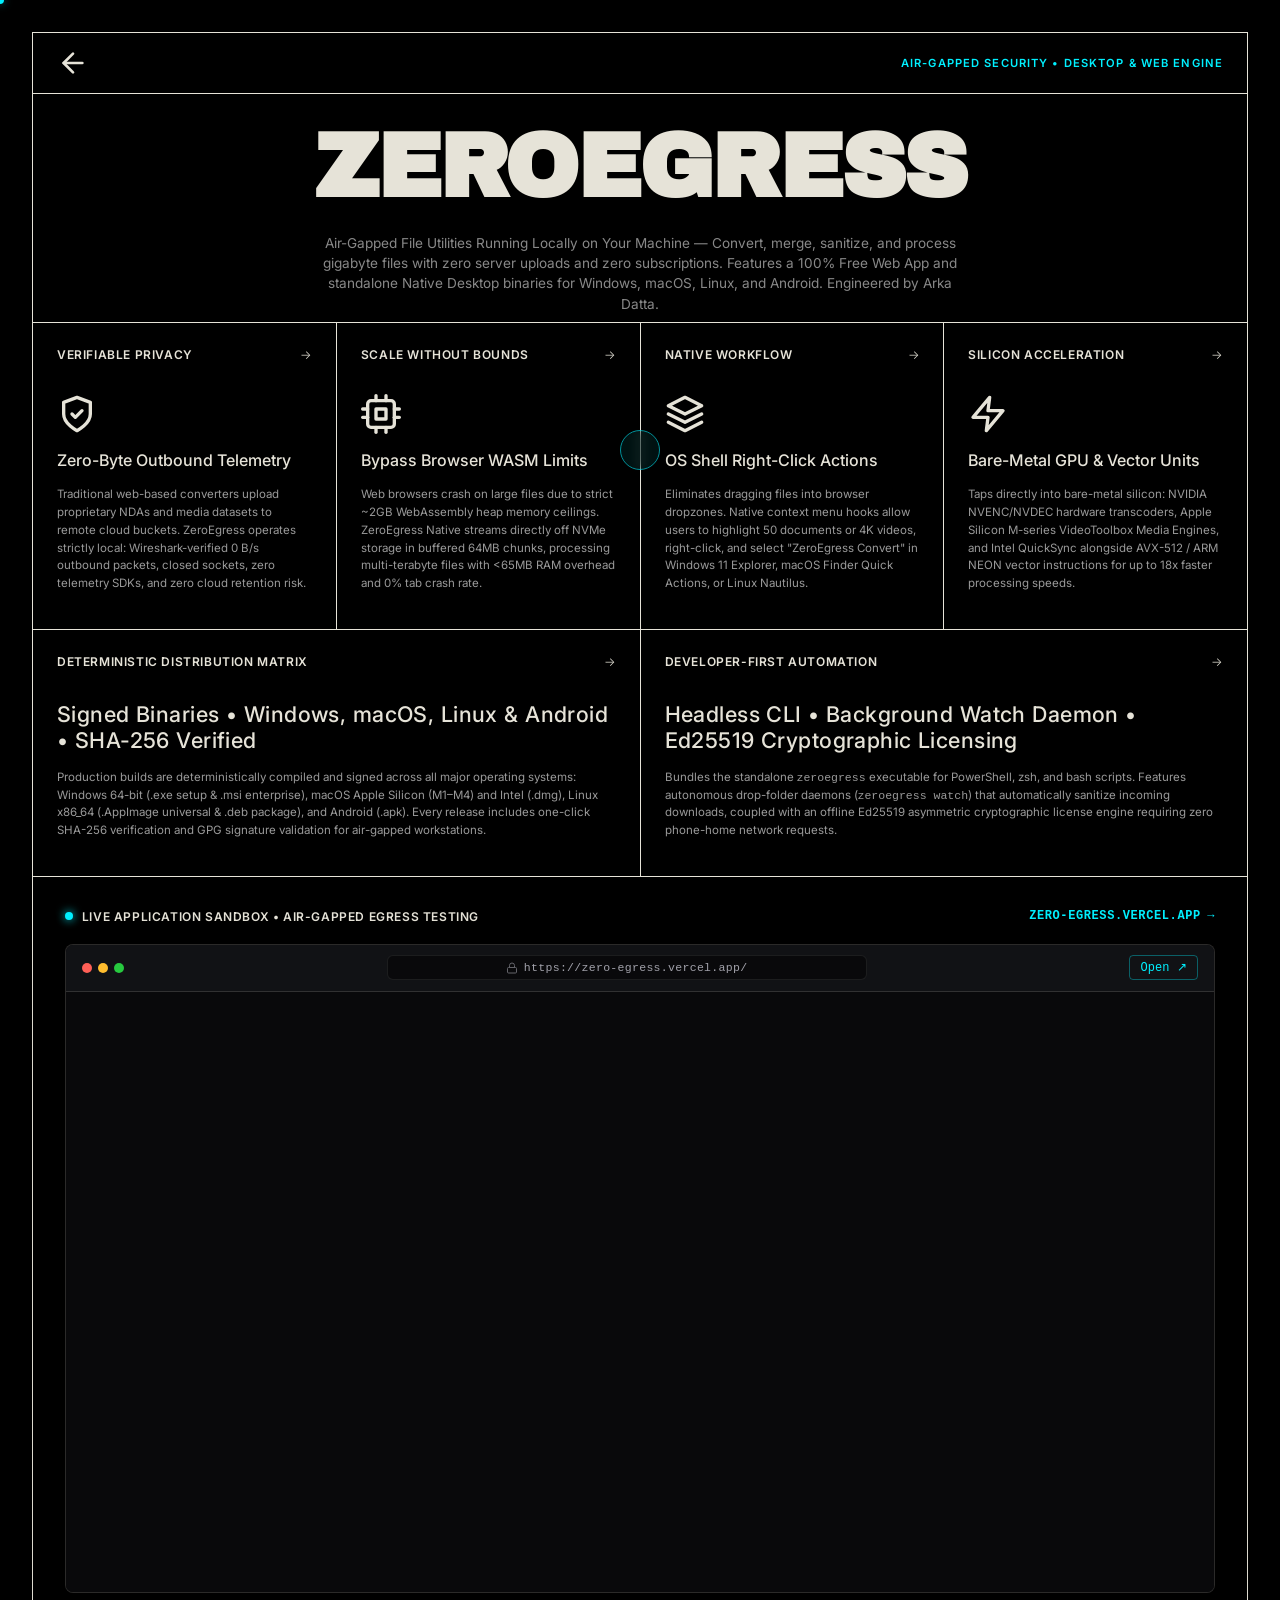
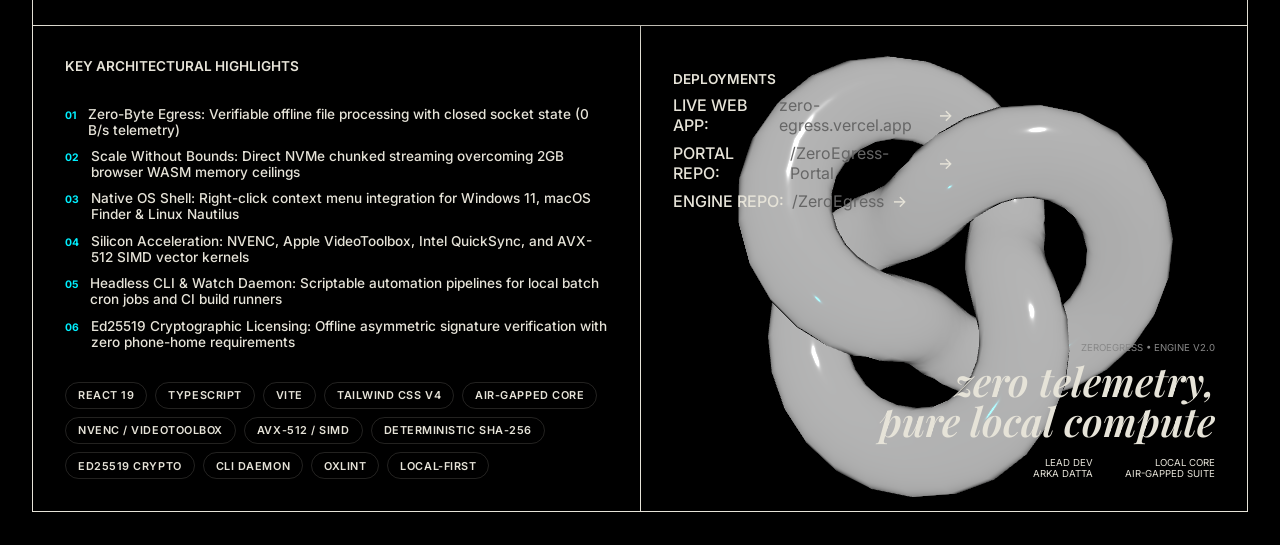
<file: projects/zeroegress.html>
<!DOCTYPE html>
<html lang="en">
<head>
  <meta charset="utf-8">
  <meta name="viewport" content="width=device-width, initial-scale=1">
  <title>ZeroEgress — Air-Gapped File Utilities | Arka Datta</title>
  <meta name="description" content="ZeroEgress — Air-Gapped Local File Processing Suite &amp; Native Application Distributor. 100% in-browser compute with zero server telemetry by Arka Datta.">
  <link rel="canonical" href="https://arka-124.github.io/Portfolio/projects/zeroegress.html">
  <link rel="icon" type="image/png" href="../logo/favicon.png">

  <!-- Open Graph -->
  <meta property="og:type" content="article">
  <meta property="og:url" content="https://arka-124.github.io/Portfolio/projects/zeroegress.html">
  <meta property="og:title" content="ZeroEgress — Air-Gapped File Utilities | Arka Datta">
  <meta property="og:description" content="Air-gapped local browser processing suite and native OS application distributor. Zero external telemetry, zero network leakage.">
  <meta property="og:image" content="https://arka-124.github.io/Portfolio/images/og-image.jpg">

  <!-- Twitter Card -->
  <meta name="twitter:card" content="summary_large_image">
  <meta name="twitter:title" content="ZeroEgress — Air-Gapped File Utilities | Arka Datta">
  <meta name="twitter:description" content="Air-gapped local browser processing suite and native OS application distributor. Zero data leakage.">
  <meta name="twitter:image" content="https://arka-124.github.io/Portfolio/images/og-image.jpg">

  <script>
    (function () {
      try {
        const savedTheme = localStorage.getItem('arka_portfolio_theme');
        if (savedTheme) {
          document.documentElement.setAttribute('data-theme', savedTheme);
        }
      } catch (_) {}
    })();
  </script>
  <link rel="preconnect" href="https://fonts.googleapis.com">
  <link rel="preconnect" href="https://fonts.gstatic.com" crossorigin>
  <link href="https://fonts.googleapis.com/css2?family=Archivo+Black&family=Inter:wght@400;500;600&family=Playfair+Display:ital,wght@1,400;1,600&display=swap" rel="stylesheet">
  <link rel="stylesheet" href="../cursor.css">
  <link rel="stylesheet" href="project.css">
</head>
<body>
  <div class="cursor-dot"></div>
  <div class="cursor-outline"></div>
  <script src="../cursor.js" defer></script>

  <div class="wrapper">
    <div class="grid-container">

      <!-- Top bar: back arrow & project indicator -->
      <div class="header-bar">
        <a href="../index.html#projects" aria-label="Back to Projects" style="color: var(--text); display: flex; align-items: center;">
          <svg width="32" height="32" viewBox="0 0 24 24" fill="none" stroke="currentColor" stroke-width="2"
               stroke-linecap="round" stroke-linejoin="round">
            <line x1="19" y1="12" x2="5" y2="12"></line>
            <polyline points="12 19 5 12 12 5"></polyline>
          </svg>
        </a>
        <span class="header-tag">Air-Gapped Security &bull; Desktop &amp; Web Engine</span>
      </div>

      <!-- Hero title & overview -->
      <div class="hero-title">
        <h1>ZeroEgress</h1>
        <p class="hero-subtitle">Air-Gapped File Utilities Running Locally on Your Machine &mdash; Convert, merge, sanitize, and process gigabyte files with zero server uploads and zero subscriptions. Features a 100% Free Web App and standalone Native Desktop binaries for Windows, macOS, Linux, and Android. Engineered by Arka Datta.</p>
      </div>

      <!-- Card 1: Verifiable Privacy & True Air-Gap -->
      <div class="grid-item detail-card">
        <div class="label-row">
          <span>Verifiable Privacy</span>
          <span class="arrow">&rarr;</span>
        </div>
        <div class="content-main">
          <svg width="40" height="40" viewBox="0 0 24 24" fill="none" stroke="currentColor" stroke-width="2" stroke-linecap="round" stroke-linejoin="round">
            <path d="M12 22s8-4 8-10V5l-8-3-8 3v7c0 6 8 10 8 10z"></path>
            <path d="m9 12 2 2 4-4"></path>
          </svg>
          <p class="detail-text" style="font-size: 1rem;">Zero-Byte Outbound Telemetry</p>
          <p class="sub-text">Traditional web-based converters upload proprietary NDAs and media datasets to remote cloud buckets. ZeroEgress operates strictly local: Wireshark-verified 0 B/s outbound packets, closed sockets, zero telemetry SDKs, and zero cloud retention risk.</p>
        </div>
      </div>

      <!-- Card 2: Bypassing Browser WebAssembly Limits -->
      <div class="grid-item detail-card">
        <div class="label-row">
          <span>Scale Without Bounds</span>
          <span class="arrow">&rarr;</span>
        </div>
        <div class="content-main">
          <svg width="40" height="40" viewBox="0 0 24 24" fill="none" stroke="currentColor" stroke-width="2" stroke-linecap="round" stroke-linejoin="round">
            <rect x="4" y="4" width="16" height="16" rx="2"></rect>
            <rect x="9" y="9" width="6" height="6"></rect>
            <line x1="9" y1="1" x2="9" y2="4"></line>
            <line x1="15" y1="1" x2="15" y2="4"></line>
            <line x1="9" y1="20" x2="9" y2="23"></line>
            <line x1="15" y1="20" x2="15" y2="23"></line>
            <line x1="20" y1="9" x2="23" y2="9"></line>
            <line x1="20" y1="14" x2="23" y2="14"></line>
            <line x1="1" y1="9" x2="4" y2="9"></line>
            <line x1="1" y1="14" x2="4" y2="14"></line>
          </svg>
          <p class="detail-text" style="font-size: 1rem;">Bypass Browser WASM Limits</p>
          <p class="sub-text">Web browsers crash on large files due to strict ~2GB WebAssembly heap memory ceilings. ZeroEgress Native streams directly off NVMe storage in buffered 64MB chunks, processing multi-terabyte files with &lt;65MB RAM overhead and 0% tab crash rate.</p>
        </div>
      </div>

      <!-- Card 3: Deep OS Shell Integration -->
      <div class="grid-item detail-card">
        <div class="label-row">
          <span>Native Workflow</span>
          <span class="arrow">&rarr;</span>
        </div>
        <div class="content-main">
          <svg width="40" height="40" viewBox="0 0 24 24" fill="none" stroke="currentColor" stroke-width="2" stroke-linecap="round" stroke-linejoin="round">
            <polygon points="12 2 2 7 12 12 22 7 12 2"></polygon>
            <polyline points="2 17 12 22 22 17"></polyline>
            <polyline points="2 12 12 17 22 12"></polyline>
          </svg>
          <p class="detail-text" style="font-size: 1rem;">OS Shell Right-Click Actions</p>
          <p class="sub-text">Eliminates dragging files into browser dropzones. Native context menu hooks allow users to highlight 50 documents or 4K videos, right-click, and select "ZeroEgress Convert" in Windows 11 Explorer, macOS Finder Quick Actions, or Linux Nautilus.</p>
        </div>
      </div>

      <!-- Card 4: Hardware Acceleration -->
      <div class="grid-item detail-card">
        <div class="label-row">
          <span>Silicon Acceleration</span>
          <span class="arrow">&rarr;</span>
        </div>
        <div class="content-main">
          <svg width="40" height="40" viewBox="0 0 24 24" fill="none" stroke="currentColor" stroke-width="2" stroke-linecap="round" stroke-linejoin="round">
            <polygon points="13 2 3 14 12 14 11 22 21 10 12 10 13 2"></polygon>
          </svg>
          <p class="detail-text" style="font-size: 1rem;">Bare-Metal GPU &amp; Vector Units</p>
          <p class="sub-text">Taps directly into bare-metal silicon: NVIDIA NVENC/NVDEC hardware transcoders, Apple Silicon M-series VideoToolbox Media Engines, and Intel QuickSync alongside AVX-512 / ARM NEON vector instructions for up to 18x faster processing speeds.</p>
        </div>
      </div>

      <!-- Card 5: Wide - Release & Cryptographic Checksums Matrix -->
      <div class="grid-item detail-card wide">
        <div class="label-row">
          <span>Deterministic Distribution Matrix</span>
          <span class="arrow">&rarr;</span>
        </div>
        <div class="content-main">
          <p class="detail-text" style="font-size: 1.35rem; letter-spacing: 0.02em;">
            Signed Binaries &bull; Windows, macOS, Linux &amp; Android &bull; SHA-256 Verified
          </p>
          <p class="sub-text">Production builds are deterministically compiled and signed across all major operating systems: Windows 64-bit (.exe setup &amp; .msi enterprise), macOS Apple Silicon (M1–M4) and Intel (.dmg), Linux x86_64 (.AppImage universal &amp; .deb package), and Android (.apk). Every release includes one-click SHA-256 verification and GPG signature validation for air-gapped workstations.</p>
        </div>
      </div>

      <!-- Card 6: Wide - Headless CLI & Watch Folder Automation -->
      <div class="grid-item detail-card wide">
        <div class="label-row">
          <span>Developer-First Automation</span>
          <span class="arrow">&rarr;</span>
        </div>
        <div class="content-main">
          <p class="detail-text" style="font-size: 1.35rem; letter-spacing: 0.02em;">
            Headless CLI &bull; Background Watch Daemon &bull; Ed25519 Cryptographic Licensing
          </p>
          <p class="sub-text">Bundles the standalone <code>zeroegress</code> executable for PowerShell, zsh, and bash scripts. Features autonomous drop-folder daemons (<code>zeroegress watch</code>) that automatically sanitize incoming downloads, coupled with an offline Ed25519 asymmetric cryptographic license engine requiring zero phone-home network requests.</p>
        </div>
      </div>

      <!-- Live Web Application Preview -->
      <div class="grid-item live-preview-section">
        <div class="label-row" style="margin-bottom: 1.25rem;">
          <span style="display: flex; align-items: center; gap: 0.55rem;">
            <span style="width: 8px; height: 8px; border-radius: 50%; background: var(--accent); display: inline-block; box-shadow: 0 0 10px var(--accent); animation: live-pulse 2s infinite ease-in-out;"></span>
            Live Application Sandbox &bull; Air-Gapped Egress Testing
          </span>
          <a href="https://zero-egress.vercel.app/" target="_blank" rel="noopener noreferrer" class="preview-external-link" style="color: var(--accent); text-decoration: none; font-size: 0.75rem; display: flex; align-items: center; gap: 0.4rem; font-family: monospace;">
            <span>zero-egress.vercel.app</span> &rarr;
          </a>
        </div>
        <div class="preview-browser-frame">
          <div class="preview-browser-header">
            <div class="browser-controls">
              <span class="ctrl-dot dot-close"></span>
              <span class="ctrl-dot dot-min"></span>
              <span class="ctrl-dot dot-max"></span>
            </div>
            <div class="browser-address-bar">
              <svg width="12" height="12" viewBox="0 0 24 24" fill="none" stroke="currentColor" stroke-width="2" style="opacity: 0.6; margin-right: 6px;">
                <rect x="3" y="11" width="18" height="11" rx="2" ry="2"></rect>
                <path d="M7 11V7a5 5 0 0 1 10 0v4"></path>
              </svg>
              <span>https://zero-egress.vercel.app/</span>
            </div>
            <a href="https://zero-egress.vercel.app/" target="_blank" rel="noopener noreferrer" class="browser-action-btn" title="Open in new window">
              <span>Open ↗</span>
            </a>
          </div>
          <iframe src="https://zero-egress.vercel.app/" title="ZeroEgress Live Web Application" loading="lazy" class="preview-iframe" allow="clipboard-write; fullscreen"></iframe>
        </div>
      </div>

      <!-- Bottom left: features & tag list -->
      <div class="grid-item bottom-left">
        <span class="section-title">Key Architectural Highlights</span>
        <div class="feature-list">
          <div class="feature-item"><span class="feature-index">01</span> Zero-Byte Egress: Verifiable offline file processing with closed socket state (0 B/s telemetry)</div>
          <div class="feature-item"><span class="feature-index">02</span> Scale Without Bounds: Direct NVMe chunked streaming overcoming 2GB browser WASM memory ceilings</div>
          <div class="feature-item"><span class="feature-index">03</span> Native OS Shell: Right-click context menu integration for Windows 11, macOS Finder &amp; Linux Nautilus</div>
          <div class="feature-item"><span class="feature-index">04</span> Silicon Acceleration: NVENC, Apple VideoToolbox, Intel QuickSync, and AVX-512 SIMD vector kernels</div>
          <div class="feature-item"><span class="feature-index">05</span> Headless CLI &amp; Watch Daemon: Scriptable automation pipelines for local batch cron jobs and CI build runners</div>
          <div class="feature-item"><span class="feature-index">06</span> Ed25519 Cryptographic Licensing: Offline asymmetric signature verification with zero phone-home requirements</div>
        </div>

        <div class="tag-list" style="margin-top: 2rem;">
          <span class="tag">React 19</span>
          <span class="tag">TypeScript</span>
          <span class="tag">Vite</span>
          <span class="tag">Tailwind CSS v4</span>
          <span class="tag">Air-Gapped Core</span>
          <span class="tag">NVENC / VideoToolbox</span>
          <span class="tag">AVX-512 / SIMD</span>
          <span class="tag">Deterministic SHA-256</span>
          <span class="tag">Ed25519 Crypto</span>
          <span class="tag">CLI Daemon</span>
          <span class="tag">Oxlint</span>
          <span class="tag">Local-First</span>
        </div>
      </div>

      <!-- Bottom right: pull-quote + links + fluid glass -->
      <div class="grid-item bottom-right"
           style="flex-direction: column; justify-content: space-between; align-items: flex-start;">
        <div style="max-width: 280px; z-index: 2;">
          <p class="section-title" style="margin-bottom: 0.5rem;">Deployments</p>
          <a href="https://zero-egress.vercel.app/" target="_blank" rel="noopener noreferrer" class="repo-link" style="margin-bottom: 0.5rem;">
            LIVE WEB APP: <span>zero-egress.vercel.app</span> &rarr;
          </a>
          <a href="https://github.com/Arka-124/ZeroEgress-Portal" target="_blank" rel="noopener noreferrer" class="repo-link" style="margin-bottom: 0.5rem;">
            PORTAL REPO: <span>/ZeroEgress-Portal</span> &rarr;
          </a>
          <a href="https://github.com/Arka-124/ZeroEgress" target="_blank" rel="noopener noreferrer" class="repo-link">
            ENGINE REPO: <span>/ZeroEgress</span> &rarr;
          </a>
        </div>

        <div class="address-block" style="width: 100%; z-index: 2;">
          <p style="font-size: 0.6rem; text-align: right; margin-bottom: 0.5rem; color: #888;">ZEROEGRESS &bull; ENGINE V2.0</p>
          <div class="serif-display">
            zero telemetry,<br>
            pure local compute
          </div>
          <div style="display: flex; justify-content: flex-end; gap: 2rem; margin-top: 1rem; font-size: 0.6rem; text-transform: uppercase;">
            <span>Lead Dev<br>Arka Datta</span>
            <span>Local Core<br>Air-Gapped Suite</span>
          </div>
        </div>

        <!-- Fluid Glass background -->
        <div id="fluid-glass-container"
             style="position: absolute; top: 0; left: 0; width: 100%; height: 100%; overflow: hidden; border-radius: inherit; z-index: 0; pointer-events: none;">
        </div>
      </div>

    </div>
  </div>

  <script type="module" src="../glass-button.js"></script>
</body>
</html>
</file>
<file: cursor.css>
/* --- CUSTOM CURSOR --- */

@media (pointer: fine) {
  body.custom-cursor-enabled,
  body.custom-cursor-enabled *,
  body.custom-cursor-enabled *:hover {
    cursor: none !important;
  }
}

.cursor-dot,
.cursor-outline {
  position: fixed;
  top: 0;
  left: 0;
  transform: translate(-50%, -50%);
  border-radius: 50%;
  pointer-events: none;
  z-index: 2147483647 !important;
}

.cursor-dot {
  width: 8px;
  height: 8px;
  background: var(--accent, #00f0ff);
  box-shadow: 0 0 8px var(--accent-glow, rgba(0, 240, 255, 0.4));
  transition: transform 0.15s ease, opacity 0.2s ease, background 0.3s ease, box-shadow 0.3s ease;
}

.cursor-outline {
  width: 40px;
  height: 40px;
  border: 1.5px solid var(--accent, #00f0ff);
  background: var(--accent-dim, rgba(0, 240, 255, 0.07));
  backdrop-filter: blur(6px);
  -webkit-backdrop-filter: blur(6px);
  opacity: 0.6;
  transition:
    width 0.25s cubic-bezier(0.16, 1, 0.3, 1),
    height 0.25s cubic-bezier(0.16, 1, 0.3, 1),
    background 0.25s ease,
    border-color 0.25s ease,
    box-shadow 0.25s ease,
    opacity 0.25s ease,
    transform 0.15s ease;
}

body.hovering .cursor-outline {
  width: 80px;
  height: 80px;
  background: var(--accent-dim, rgba(0, 240, 255, 0.14));
  opacity: 0.85;
  border-color: var(--accent-border, rgba(0, 240, 255, 0.4));
  box-shadow: 0 0 16px var(--accent-glow, rgba(0, 240, 255, 0.3));
}

/* Clicking / Active State */
body.clicking .cursor-dot {
  transform: translate(-50%, -50%) scale(0.55);
}

body.clicking .cursor-outline {
  transform: translate(-50%, -50%) scale(0.85);
  background: var(--accent-dim, rgba(0, 240, 255, 0.28));
  border-color: var(--accent, #00f0ff);
}

/* Radar ping wave ripple on click */
.radar-ping-wave {
  position: fixed;
  pointer-events: none;
  border-radius: 50%;
  border: 1.5px solid var(--accent, rgba(0, 240, 255, 0.8));
  background: radial-gradient(circle, var(--accent-glow, rgba(0, 240, 255, 0.28)) 0%, transparent 70%);
  transform: translate(-50%, -50%) scale(0.2);
  animation: radar-pulse-expand 0.65s cubic-bezier(0.1, 0.8, 0.2, 1) forwards;
  z-index: 2147483646 !important;
}

@keyframes radar-pulse-expand {
  0% {
    width: 20px;
    height: 20px;
    opacity: 0.9;
    transform: translate(-50%, -50%) scale(0.2);
  }
  100% {
    width: 140px;
    height: 140px;
    opacity: 0;
    transform: translate(-50%, -50%) scale(1.6);
  }
}
</file>
<file: contact.css>
:root,
html[data-theme="cyan"] {
  --bg:     #000000;
  --text:   #E6E3D8;
  --border: #E6E3D8;
  --accent: #00f0ff;
  --accent-glow: rgba(0, 240, 255, 0.4);
  --accent-dim: rgba(0, 240, 255, 0.12);
  --accent-border: rgba(0, 240, 255, 0.35);
  --line:   rgba(230, 227, 216, 0.15);
}

html[data-theme="amber"] {
  --accent: #ffb000;
  --accent-glow: rgba(255, 176, 0, 0.45);
  --accent-dim: rgba(255, 176, 0, 0.12);
  --accent-border: rgba(255, 176, 0, 0.35);
}

html[data-theme="green"] {
  --accent: #00ff66;
  --accent-glow: rgba(0, 255, 102, 0.45);
  --accent-dim: rgba(0, 255, 102, 0.12);
  --accent-border: rgba(0, 255, 102, 0.35);
}

html[data-theme="mono"] {
  --accent: #ffffff;
  --accent-glow: rgba(255, 255, 255, 0.4);
  --accent-dim: rgba(255, 255, 255, 0.14);
  --accent-border: rgba(255, 255, 255, 0.35);
}

* { box-sizing: border-box; }

/* Accessibility Focus States */
a:focus-visible,
button:focus-visible {
  outline: 2px solid var(--accent);
  outline-offset: 3px;
}

body {
  margin: 0;
  padding: 0;
  font-family: 'Inter', sans-serif;
  background-color: var(--bg);
  color: var(--text);
  min-height: 100vh;
  display: flex;
  justify-content: center;
  align-items: center;
  overflow-x: hidden;
}

/* Outer Container */
.wrapper {
  width: 100%;
  max-width: 1400px;
  padding: 2rem;
  position: relative;
}

/* Brutalist border-gap grid */
.grid-container {
  display: grid;
  grid-template-columns: repeat(4, 1fr);
  border: 1px solid var(--border);
  background: var(--border);
  gap: 1px;
}

.grid-item {
  background: var(--bg);
  padding: 1.5rem;
  min-height: 200px;
  display: flex;
  flex-direction: column;
  justify-content: space-between;
  position: relative;
}

/* Header bar */
.header-bar {
  grid-column: span 4;
  min-height: 60px;
  padding: 0.75rem 1.5rem;
  display: flex;
  justify-content: space-between;
  align-items: center;
  background: var(--bg);
}

/* Back arrow hover */
.header-bar a {
  transition: color 0.2s ease;
}
.header-bar a:hover { color: var(--accent); }

/* Header CV badge */
.hero-cv-badge {
  display: inline-flex;
  align-items: center;
  gap: 0.45rem;
  padding: 0.38rem 0.9rem;
  border-radius: 999px;
  background: rgba(255, 255, 255, 0.05);
  border: 1px solid var(--accent-border);
  color: var(--accent);
  font-family: 'Space Grotesk', monospace;
  font-size: 0.72rem;
  font-weight: 600;
  text-decoration: none;
  cursor: pointer;
  transition: all 0.2s cubic-bezier(0.16, 1, 0.3, 1);
  letter-spacing: 0.4px;
}

.hero-cv-badge:hover {
  background: var(--accent);
  color: #000000;
  border-color: var(--accent);
  box-shadow: 0 0 16px var(--accent-glow);
  transform: translateY(-1px);
}

.hero-cv-badge:active {
  transform: translateY(1px);
}

/* Big title */
.hero-title {
  grid-column: span 4;
  background: var(--bg);
  padding: 0;
  display: flex;
  align-items: center;
  justify-content: center;
  overflow: hidden;
  min-height: 180px;
}

h1 {
  margin: 0;
  font-family: 'Archivo Black', sans-serif;
  font-size: clamp(2.5rem, 10vw, 10rem);
  line-height: 1.1;
  text-transform: uppercase;
  text-align: center;
  letter-spacing: -0.04em;
  white-space: normal;
  word-wrap: break-word;
  padding: 0 1rem;
}

/* Resume / Dossier banner card */
.resume-banner-card {
  grid-column: span 4;
  background-color: var(--bg);
  background-image: linear-gradient(var(--accent-dim), var(--accent-dim));
  border-top: 1px solid var(--accent-border);
  border-bottom: 1px solid var(--accent-border);
  min-height: auto;
  padding: 1.25rem 2rem;
  display: flex;
  flex-direction: row;
  justify-content: space-between;
  align-items: center;
  flex-wrap: wrap;
  gap: 1rem;
}

.resume-banner-left {
  display: flex;
  align-items: center;
  gap: 1rem;
}

.resume-banner-dot {
  width: 10px;
  height: 10px;
  border-radius: 50%;
  background: var(--accent);
  box-shadow: 0 0 10px var(--accent);
  flex-shrink: 0;
  animation: pulse-dot 2s infinite ease-in-out;
}

.resume-banner-tag {
  font-family: 'Space Grotesk', monospace;
  font-size: 0.72rem;
  color: var(--accent);
  font-weight: 700;
  letter-spacing: 1px;
}

.resume-banner-title {
  font-size: 0.95rem;
  font-weight: 600;
  color: var(--text);
  margin-top: 0.15rem;
}

.resume-banner-actions {
  display: flex;
  gap: 0.75rem;
  align-items: center;
  flex-wrap: wrap;
}

@keyframes pulse-dot {
  0%, 100% { transform: scale(0.9); opacity: 0.7; box-shadow: 0 0 4px var(--accent-glow); }
  50%      { transform: scale(1.15); opacity: 1; box-shadow: 0 0 12px var(--accent-glow); }
}

/* Detail cards */
.detail-card { grid-column: span 1; }

.label-row {
  display: flex;
  justify-content: space-between;
  width: 100%;
  font-size: 0.75rem;
  font-weight: 600;
  text-transform: uppercase;
  letter-spacing: 0.05em;
  margin-bottom: 2rem;
}

.arrow { font-weight: 300; }

.content-main {
  display: flex;
  flex-direction: column;
  gap: 1rem;
}

.detail-text {
  font-size: 1.1rem;
  font-weight: 500;
  margin: 0;
}

.sub-text {
  font-size: 0.65rem;
  color: #555;
  max-width: 150px;
  line-height: 1.4;
  margin-top: auto;
}

/* Bottom sections */
.bottom-left {
  grid-column: span 2;
  padding: 2rem;
}

.bottom-right {
  grid-column: span 2;
  padding: 2rem;
  display: flex;
  justify-content: space-between;
  align-items: flex-end;
}

.section-title {
  font-size: 0.85rem;
  font-weight: 600;
  text-transform: uppercase;
  margin-bottom: 2rem;
  display: block;
}

.social-list {
  display: flex;
  flex-direction: column;
  gap: 0.5rem;
}

.social-link {
  font-family: 'Inter', sans-serif;
  font-size: 1rem;
  font-weight: 500;
  text-decoration: none;
  color: var(--text);
  display: block;
  transition: color 0.2s ease;
}

.social-link:hover { color: var(--accent); }
.social-link span { color: #666; font-weight: 400; }

.serif-display {
  font-family: 'Playfair Display', serif;
  font-size: 2.5rem;
  line-height: 1;
  font-style: italic;
  font-weight: 600;
  text-align: right;
}

.address-block { text-align: right; }

/* Responsive */
@media (max-width: 900px) {
  .grid-container { grid-template-columns: repeat(2, 1fr); }
  .header-bar, .hero-title, .resume-banner-card, .bottom-left, .bottom-right { grid-column: span 2; }
}

@media (max-width: 600px) {
  .grid-container { grid-template-columns: 1fr; }
  .header-bar, .hero-title, .resume-banner-card, .detail-card, .bottom-left, .bottom-right { grid-column: span 1; }
  h1 { font-size: 15vw; }
  .bottom-right { flex-direction: column; align-items: flex-start; gap: 2rem; }
  .address-block { text-align: left; }
  .serif-display { text-align: left; }
}
</file>
<file: interactive.css>
:root {
  --glare-opacity: 0;
  --glare-x: 50%;
  --glare-y: 50%;
  --tilt-x: 0deg;
  --tilt-y: 0deg;
  --radar-glow: 0.25;
  --radar-speed: 18s;
}

/* ============================================================
   1. HEADER HUD CONTROLS (CMD+K & SFX)
   ============================================================ */
.header-actions {
  justify-self: end;
  display: flex;
  align-items: center;
  gap: 0.5rem;
}

.cmd-palette-btn,
.sfx-toggle-btn,
.theme-toggle-btn,
.resume-btn {
  display: inline-flex;
  align-items: center;
  gap: 0.4rem;
  background: var(--glass-bg);
  backdrop-filter: blur(12px);
  -webkit-backdrop-filter: blur(12px);
  border: 1px solid var(--glass-border);
  border-radius: 30px;
  padding: 0.45rem 0.9rem;
  color: var(--muted);
  font-family: 'Space Grotesk', monospace;
  font-size: 0.75rem;
  font-weight: 600;
  cursor: pointer;
  transition: all var(--speed) ease;
  user-select: none;
}

.cmd-palette-btn:hover,
.sfx-toggle-btn:hover,
.theme-toggle-btn:hover,
.resume-btn:hover {
  color: var(--text);
  background: rgba(255, 255, 255, 0.08);
  border-color: var(--accent-border);
  box-shadow: 0 0 15px var(--accent-glow);
}

.resume-btn {
  border-color: var(--accent-border);
  color: var(--accent);
}

.resume-btn:hover {
  background: var(--accent-dim);
  border-color: var(--accent);
  color: var(--text);
}

.theme-dot {
  width: 8px;
  height: 8px;
  border-radius: 50%;
  background: var(--accent);
  box-shadow: 0 0 8px var(--accent);
  display: inline-block;
  transition: background 0.3s ease, box-shadow 0.3s ease;
}

.cmd-icon {
  display: inline-block;
  padding: 0.1rem 0.35rem;
  border-radius: 6px;
  background: rgba(255, 255, 255, 0.1);
  border: 1px solid rgba(255, 255, 255, 0.15);
  color: var(--accent);
  font-size: 0.7rem;
  letter-spacing: 0.5px;
}

.sfx-toggle-btn.sfx-active {
  border-color: var(--accent-border);
  color: var(--accent);
  box-shadow: 0 0 12px var(--accent-dim);
}

/* ============================================================
   2. COMMAND PALETTE MODAL
   ============================================================ */
.cmd-palette-backdrop {
  position: fixed;
  inset: 0;
  z-index: 9999;
  background: rgba(0, 0, 0, 0.75);
  backdrop-filter: blur(14px);
  -webkit-backdrop-filter: blur(14px);
  display: flex;
  align-items: flex-start;
  justify-content: center;
  padding: clamp(3rem, 12vh, 8rem) 1.5rem 2rem;
  opacity: 0;
  visibility: hidden;
  transition: opacity 0.25s ease, visibility 0.25s ease;
}

.cmd-palette-backdrop.open {
  opacity: 1;
  visibility: visible;
}

.cmd-palette-modal {
  width: 100%;
  max-width: 640px;
  background: rgba(12, 14, 18, 0.94);
  border: 1px solid var(--accent-border);
  box-shadow: 0 25px 60px rgba(0, 0, 0, 0.8), 0 0 40px var(--accent-dim);
  border-radius: 20px;
  overflow: hidden;
  transform: translateY(-20px) scale(0.97);
  transition: transform 0.25s cubic-bezier(0.16, 1, 0.3, 1);
  display: flex;
  flex-direction: column;
}

.cmd-palette-backdrop.open .cmd-palette-modal {
  transform: translateY(0) scale(1);
}

.cmd-search-wrap {
  display: flex;
  align-items: center;
  padding: 1.1rem 1.4rem;
  border-bottom: 1px solid rgba(255, 255, 255, 0.08);
  gap: 0.85rem;
  background: rgba(255, 255, 255, 0.02);
}

.cmd-search-icon {
  width: 20px;
  height: 20px;
  color: var(--accent);
  flex-shrink: 0;
}

.cmd-search-input {
  width: 100%;
  background: transparent;
  border: none;
  outline: none;
  color: #ffffff;
  font-family: 'Space Grotesk', monospace;
  font-size: 1rem;
}

.cmd-search-input::placeholder {
  color: rgba(255, 255, 255, 0.3);
}

.cmd-results-list {
  max-height: 380px;
  overflow-y: auto;
  padding: 0.75rem 0.5rem;
  display: flex;
  flex-direction: column;
  gap: 0.2rem;
}

.cmd-results-list::-webkit-scrollbar {
  width: 6px;
}
.cmd-results-list::-webkit-scrollbar-thumb {
  background: rgba(255, 255, 255, 0.15);
  border-radius: 3px;
}

.cmd-group-label {
  font-family: 'Space Grotesk', monospace;
  font-size: 0.65rem;
  text-transform: uppercase;
  letter-spacing: 1.5px;
  color: var(--accent);
  padding: 0.6rem 0.9rem 0.3rem;
  font-weight: 700;
}

.cmd-item {
  display: flex;
  align-items: center;
  justify-content: space-between;
  padding: 0.65rem 0.9rem;
  border-radius: 12px;
  cursor: pointer;
  color: var(--text);
  transition: all 0.15s ease;
  font-size: 0.88rem;
  text-decoration: none;
}

.cmd-item:hover,
.cmd-item.selected {
  background: var(--accent-dim);
  color: #ffffff;
  border-left: 3px solid var(--accent);
  padding-left: calc(0.9rem - 3px);
}

.cmd-item-left {
  display: flex;
  align-items: center;
  gap: 0.75rem;
}

.cmd-item-title {
  font-weight: 600;
}

.cmd-item-desc {
  font-size: 0.75rem;
  color: var(--muted);
  margin-left: 0.5rem;
}

.cmd-item-badge {
  font-family: 'Space Grotesk', monospace;
  font-size: 0.65rem;
  padding: 0.2rem 0.5rem;
  border-radius: 6px;
  background: rgba(255, 255, 255, 0.06);
  border: 1px solid rgba(255, 255, 255, 0.1);
  color: var(--muted);
}

.cmd-terminal-box {
  background: #050608;
  border-top: 1px solid var(--accent-border);
  padding: 1rem 1.4rem;
  font-family: 'Space Grotesk', monospace;
  font-size: 0.8rem;
  color: var(--accent);
  line-height: 1.5;
  max-height: 160px;
  overflow-y: auto;
  display: none;
}

.cmd-terminal-box.visible {
  display: block;
}

.cmd-footer {
  display: flex;
  align-items: center;
  justify-content: space-between;
  padding: 0.7rem 1.4rem;
  background: rgba(0, 0, 0, 0.4);
  border-top: 1px solid rgba(255, 255, 255, 0.05);
  font-family: 'Space Grotesk', monospace;
  font-size: 0.7rem;
  color: rgba(255, 255, 255, 0.4);
}

.cmd-footer-keys {
  display: flex;
  gap: 1rem;
}

.cmd-footer-keys kbd {
  background: rgba(255, 255, 255, 0.08);
  border: 1px solid rgba(255, 255, 255, 0.15);
  border-radius: 4px;
  padding: 0.1rem 0.35rem;
  font-size: 0.65rem;
  color: rgba(255, 255, 255, 0.7);
}

/* ============================================================
   3. PROJECT FILTER TABS & 3D GLARE TILT
   ============================================================ */
.projects-header-row {
  display: flex;
  flex-direction: column;
  gap: 1.25rem;
  margin-bottom: 2rem;
}

@media (min-width: 768px) {
  .projects-header-row {
    flex-direction: row;
    align-items: center;
    justify-content: space-between;
  }
}

.project-filter-tabs {
  display: flex;
  flex-wrap: wrap;
  gap: 0.5rem;
}

.filter-tab {
  background: var(--glass-bg);
  backdrop-filter: blur(10px);
  -webkit-backdrop-filter: blur(10px);
  border: 1px solid var(--glass-border);
  border-radius: 30px;
  padding: 0.45rem 1rem;
  color: var(--muted);
  font-family: 'Space Grotesk', monospace;
  font-size: 0.75rem;
  font-weight: 600;
  cursor: pointer;
  transition: all 0.25s ease;
}

.filter-tab:hover {
  color: var(--text);
  border-color: var(--accent-border);
}

.filter-tab.active {
  background: var(--accent);
  color: var(--bg);
  border-color: var(--accent);
  font-weight: 700;
  box-shadow: 0 0 15px var(--accent-glow);
}

.filter-count {
  font-size: 0.7rem;
  opacity: 0.8;
  margin-left: 0.25rem;
}

/* 3D tilt & specular glare */
.project-card {
  transform-style: preserve-3d;
  perspective: 1000px;
  transform: perspective(1000px) rotateX(var(--tilt-x)) rotateY(var(--tilt-y));
  position: relative;
  overflow: hidden;
  transition: border-color 0.3s ease, box-shadow 0.3s ease;
}

.project-card::after {
  content: '';
  position: absolute;
  inset: 0;
  background: radial-gradient(circle at var(--glare-x) var(--glare-y), var(--accent-dim), transparent 60%);
  pointer-events: none;
  opacity: var(--glare-opacity);
  transition: opacity 0.3s ease;
  z-index: 1;
}

.project-card.is-hidden {
  display: none !important;
}

.project-card.highlight-pulse {
  animation: card-pulse 1.8s ease-in-out infinite;
  border-color: var(--accent) !important;
}

@keyframes card-pulse {
  0%, 100% {
    box-shadow: 0 10px 30px rgba(0, 0, 0, 0.5), 0 0 10px var(--accent-dim);
  }
  50% {
    box-shadow: 0 10px 35px rgba(0, 0, 0, 0.7), 0 0 30px var(--accent-glow);
  }
}

/* ============================================================
   4. TECH STACK CROSS-LINK INSPECTOR
   ============================================================ */
.stack-icon-item {
  cursor: pointer;
  position: relative;
  transition: transform 0.3s ease, filter 0.3s ease;
}

.stack-icon-item.active-tech {
  filter: drop-shadow(0 0 14px var(--accent-glow));
  transform: translateY(-5px) scale(1.08);
}

.stack-icon-item.active-tech .stack-icon-label {
  opacity: 1 !important;
  color: var(--accent) !important;
  font-weight: 700;
}

.stack-inspector-card {
  margin-top: 1.5rem;
  background: rgba(12, 14, 18, 0.85);
  backdrop-filter: blur(14px);
  -webkit-backdrop-filter: blur(14px);
  border: 1px solid var(--accent-border);
  border-radius: 16px;
  padding: 1.25rem 1.5rem;
  display: flex;
  flex-direction: column;
  gap: 0.75rem;
  box-shadow: 0 10px 30px rgba(0, 0, 0, 0.5);
  animation: fade-in-up 0.3s ease-out;
}

@keyframes fade-in-up {
  from { opacity: 0; transform: translateY(10px); }
  to { opacity: 1; transform: translateY(0); }
}

.inspector-header {
  display: flex;
  align-items: center;
  justify-content: space-between;
  flex-wrap: wrap;
  gap: 0.5rem;
}

.inspector-tech-title {
  font-size: 1.1rem;
  font-weight: 700;
  color: #ffffff;
  display: flex;
  align-items: center;
  gap: 0.6rem;
}

.inspector-role-badge {
  font-family: 'Space Grotesk', monospace;
  font-size: 0.7rem;
  padding: 0.2rem 0.6rem;
  border-radius: 20px;
  background: var(--accent-dim);
  border: 1px solid var(--accent-border);
  color: var(--accent);
}

.inspector-desc {
  font-size: 0.875rem;
  color: var(--muted);
  line-height: 1.5;
}

.inspector-projects-row {
  display: flex;
  align-items: center;
  flex-wrap: wrap;
  gap: 0.5rem;
}

.inspector-projects-label {
  font-family: 'Space Grotesk', monospace;
  font-size: 0.7rem;
  color: rgba(255, 255, 255, 0.5);
  text-transform: uppercase;
  margin-right: 0.25rem;
}

.tech-project-chip {
  display: inline-flex;
  align-items: center;
  gap: 0.35rem;
  padding: 0.3rem 0.75rem;
  border-radius: 20px;
  background: rgba(255, 255, 255, 0.05);
  border: 1px solid rgba(255, 255, 255, 0.15);
  color: var(--text);
  font-size: 0.75rem;
  font-weight: 600;
  cursor: pointer;
  transition: all 0.2s ease;
  text-decoration: none;
}

.tech-project-chip:hover {
  background: var(--accent-dim);
  border-color: var(--accent);
  color: #ffffff;
  box-shadow: 0 0 10px var(--accent-glow);
  transform: translateY(-1px);
}

/* ============================================================
   5. LIVE TELEMETRY, RADAR PROXIMITY & CURSOR RADAR PING
   ============================================================ */
.hero-radar {
  animation: rotate-radar var(--radar-speed) linear infinite !important;
  transition: filter 0.3s ease, border-color 0.3s ease;
}

.hero-radar.proximity-active {
  filter: drop-shadow(0 0 calc(20px * var(--radar-glow)) var(--accent));
}

/* ============================================================
   6. RESPONSIVE ADJUSTMENTS
   ============================================================ */
@media (max-width: 960px) {
  .cmd-label,
  .sfx-label,
  .theme-label,
  .resume-btn .cmd-label {
    display: none;
  }
  .cmd-palette-btn,
  .sfx-toggle-btn,
  .theme-toggle-btn,
  .resume-btn {
    padding: 0.45rem 0.7rem;
  }
}

@media (max-width: 600px) {
  .header-actions {
    margin-left: auto;
    margin-right: 0.75rem;
  }
  .cmd-palette-btn,
  .sfx-toggle-btn,
  .theme-toggle-btn,
  .resume-btn {
    padding: 0.4rem 0.6rem;
  }
  .cmd-palette-backdrop {
    padding: 2.5rem 1rem 1.5rem;
  }
  .cmd-palette-modal {
    max-height: 85vh;
  }
  .cmd-footer-keys {
    display: none;
  }
  .project-filter-tabs {
    width: 100%;
  }
  .filter-tab {
    flex: 1 1 auto;
    text-align: center;
    padding: 0.4rem 0.65rem;
    font-size: 0.7rem;
  }
  .dossier-stats-strip {
    grid-template-columns: 1fr 1fr;
    gap: 0.5rem;
  }
}

/* ============================================================
   7. EXECUTIVE DOSSIER / RESUME MODAL
   ============================================================ */
.resume-modal-backdrop {
  position: fixed;
  inset: 0;
  z-index: 10000;
  background: rgba(0, 0, 0, 0.78);
  backdrop-filter: blur(16px);
  -webkit-backdrop-filter: blur(16px);
  display: flex;
  align-items: center;
  justify-content: center;
  padding: 1.5rem;
  opacity: 0;
  visibility: hidden;
  transition: opacity 0.25s ease, visibility 0.25s ease;
}

.resume-modal-backdrop.open {
  opacity: 1;
  visibility: visible;
}

.resume-modal {
  width: 100%;
  max-width: 680px;
  max-height: 90vh;
  background: rgba(14, 15, 18, 0.96);
  border: 1px solid var(--accent-border);
  box-shadow: 0 30px 70px rgba(0, 0, 0, 0.85), 0 0 45px var(--accent-dim);
  border-radius: 20px;
  overflow-y: auto;
  transform: translateY(-20px) scale(0.97);
  transition: transform 0.25s cubic-bezier(0.16, 1, 0.3, 1);
  display: flex;
  flex-direction: column;
}

.resume-modal-backdrop.open .resume-modal {
  transform: translateY(0) scale(1);
}

.resume-modal-header {
  display: flex;
  align-items: flex-start;
  justify-content: space-between;
  padding: 1.5rem 1.75rem 1.25rem;
  border-bottom: 1px solid rgba(255, 255, 255, 0.08);
  background: rgba(255, 255, 255, 0.02);
}

.resume-modal-badge {
  font-family: 'Space Grotesk', monospace;
  font-size: 0.62rem;
  font-weight: 700;
  letter-spacing: 1.5px;
  color: var(--accent);
  display: block;
  margin-bottom: 0.25rem;
}

.resume-modal-name {
  font-size: 1.6rem;
  font-weight: 700;
  color: #ffffff;
  line-height: 1.2;
}

.resume-modal-subtitle {
  font-size: 0.8rem;
  color: var(--muted);
  margin-top: 0.2rem;
}

.resume-modal-close {
  background: rgba(255, 255, 255, 0.06);
  border: 1px solid rgba(255, 255, 255, 0.12);
  color: var(--muted);
  font-size: 1.4rem;
  width: 34px;
  height: 34px;
  border-radius: 50%;
  cursor: pointer;
  display: flex;
  align-items: center;
  justify-content: center;
  transition: all 0.2s ease;
  line-height: 1;
  flex-shrink: 0;
}

.resume-modal-close:hover {
  background: var(--accent-dim);
  border-color: var(--accent);
  color: var(--accent);
  transform: scale(1.08);
}

.resume-modal-body {
  padding: 1.5rem 1.75rem;
  display: flex;
  flex-direction: column;
  gap: 1.25rem;
  overflow-y: auto;
}

.dossier-stats-strip {
  display: grid;
  grid-template-columns: repeat(4, 1fr);
  gap: 0.75rem;
  background: rgba(255, 255, 255, 0.03);
  border: 1px solid rgba(255, 255, 255, 0.06);
  border-radius: 12px;
  padding: 0.9rem;
}

.dossier-stat {
  display: flex;
  flex-direction: column;
  text-align: center;
}

.dossier-stat-num {
  font-size: 1rem;
  font-weight: 700;
  color: var(--accent);
  font-family: 'Space Grotesk', monospace;
}

.dossier-stat-lbl {
  font-size: 0.65rem;
  color: var(--muted);
  margin-top: 0.15rem;
}

.dossier-section {
  display: flex;
  flex-direction: column;
  gap: 0.4rem;
}

.dossier-heading {
  font-family: 'Space Grotesk', monospace;
  font-size: 0.75rem;
  font-weight: 700;
  text-transform: uppercase;
  letter-spacing: 1px;
  color: var(--accent);
}

.dossier-text {
  font-size: 0.85rem;
  color: rgba(240, 237, 232, 0.85);
  line-height: 1.5;
}

.dossier-projects-list {
  display: flex;
  flex-direction: column;
  gap: 0.5rem;
  font-size: 0.82rem;
  color: rgba(240, 237, 232, 0.85);
}

.dossier-proj-name {
  font-weight: 700;
  color: var(--accent);
}

.dossier-coords-row {
  display: flex;
  gap: 1rem;
  flex-wrap: wrap;
}

.dossier-coord-item {
  display: flex;
  align-items: center;
  gap: 0.5rem;
  font-size: 0.82rem;
  color: var(--muted);
}

.copy-coord-btn {
  display: inline-flex;
  align-items: center;
  gap: 0.4rem;
  background: rgba(255, 255, 255, 0.05);
  border: 1px solid rgba(255, 255, 255, 0.15);
  border-radius: 6px;
  padding: 0.25rem 0.55rem;
  color: var(--text);
  font-family: 'Space Grotesk', monospace;
  font-size: 0.78rem;
  cursor: pointer;
  transition: all 0.2s ease;
}

.copy-coord-btn:hover {
  background: var(--accent-dim);
  border-color: var(--accent);
  color: var(--accent);
  transform: translateY(-1px);
}

.resume-modal-footer {
  display: flex;
  align-items: center;
  gap: 0.75rem;
  padding: 1.25rem 1.75rem;
  border-top: 1px solid rgba(255, 255, 255, 0.08);
  background: rgba(0, 0, 0, 0.35);
  flex-wrap: wrap;
}

.resume-action-btn {
  display: inline-flex;
  align-items: center;
  gap: 0.5rem;
  padding: 0.55rem 1.1rem;
  border-radius: 8px;
  font-family: 'Space Grotesk', monospace;
  font-size: 0.78rem;
  font-weight: 600;
  text-decoration: none;
  cursor: pointer;
  transition: all 0.2s ease;
}

.resume-action-btn.primary {
  background: var(--accent);
  color: #000000;
  border: 1px solid var(--accent);
  font-weight: 700;
}

.resume-action-btn.primary:hover {
  box-shadow: 0 0 16px var(--accent-glow);
  transform: translateY(-1px);
}

.resume-action-btn.secondary {
  background: rgba(255, 255, 255, 0.05);
  color: var(--text);
  border: 1px solid rgba(255, 255, 255, 0.15);
}

.resume-action-btn.secondary:hover {
  border-color: var(--accent);
  color: var(--accent);
  background: var(--accent-dim);
}

/* ============================================================
   8. CYBER TOAST NOTIFICATION
   ============================================================ */
.cyber-toast {
  position: fixed;
  bottom: 2rem;
  right: 2rem;
  z-index: 10001;
  display: flex;
  align-items: center;
  gap: 0.65rem;
  background: rgba(12, 14, 18, 0.94);
  backdrop-filter: blur(14px);
  -webkit-backdrop-filter: blur(14px);
  border: 1px solid var(--accent);
  box-shadow: 0 10px 30px rgba(0, 0, 0, 0.8), 0 0 20px var(--accent-glow);
  padding: 0.65rem 1.1rem;
  border-radius: 10px;
  font-family: 'Space Grotesk', monospace;
  font-size: 0.8rem;
  color: #ffffff;
  opacity: 0;
  transform: translateY(15px);
  pointer-events: none;
  transition: opacity 0.25s ease, transform 0.25s cubic-bezier(0.16, 1, 0.3, 1);
}

.cyber-toast.show {
  opacity: 1;
  transform: translateY(0);
}

.toast-indicator {
  width: 8px;
  height: 8px;
  border-radius: 50%;
  background: var(--accent);
  box-shadow: 0 0 8px var(--accent);
  flex-shrink: 0;
}
</file>
<file: projects/project.css>
:root,
html[data-theme="cyan"] {
  --bg:            #000000;
  --text:          #E6E3D8;
  --border:        #E6E3D8;
  --accent:        #00f0ff;
  --accent-glow:   rgba(0, 240, 255, 0.4);
  --accent-dim:    rgba(0, 240, 255, 0.12);
  --accent-border: rgba(0, 240, 255, 0.35);
  --line:          rgba(230, 227, 216, 0.15);
}

html[data-theme="amber"] {
  --accent:        #ffb000;
  --accent-glow:   rgba(255, 176, 0, 0.45);
  --accent-dim:    rgba(255, 176, 0, 0.12);
  --accent-border: rgba(255, 176, 0, 0.35);
}

html[data-theme="green"] {
  --accent:        #00ff66;
  --accent-glow:   rgba(0, 255, 102, 0.45);
  --accent-dim:    rgba(0, 255, 102, 0.12);
  --accent-border: rgba(0, 255, 102, 0.35);
}

html[data-theme="mono"] {
  --accent:        #ffffff;
  --accent-glow:   rgba(255, 255, 255, 0.4);
  --accent-dim:    rgba(255, 255, 255, 0.14);
  --accent-border: rgba(255, 255, 255, 0.35);
}

* { box-sizing: border-box; }

body {
  margin: 0;
  padding: 0;
  font-family: 'Inter', sans-serif;
  background-color: var(--bg);
  color: var(--text);
  min-height: 100vh;
  display: flex;
  justify-content: center;
  align-items: center;
  overflow-x: hidden;
}

/* Outer Container */
.wrapper {
  width: 100%;
  max-width: 1400px;
  padding: 2rem;
  position: relative;
}

/* Brutalist border-gap grid */
.grid-container {
  display: grid;
  grid-template-columns: repeat(4, 1fr);
  border: 1px solid var(--border);
  background: var(--border);
  gap: 1px;
}

.grid-item {
  background: var(--bg);
  padding: 1.5rem;
  min-height: 200px;
  display: flex;
  flex-direction: column;
  justify-content: space-between;
  position: relative;
}

/* Header bar */
.header-bar {
  grid-column: span 4;
  min-height: 60px;
  padding: 0.75rem 1.5rem;
  display: flex;
  justify-content: space-between;
  align-items: center;
  background: var(--bg);
}

.header-bar a { transition: color 0.2s ease; }
.header-bar a:hover { color: var(--accent); }

.header-tag {
  font-size: 0.7rem;
  font-weight: 600;
  text-transform: uppercase;
  letter-spacing: 0.1em;
  color: var(--accent);
}

/* Big title */
.hero-title {
  grid-column: span 4;
  background: var(--bg);
  padding: 1.5rem 1.5rem 0.5rem;
  display: flex;
  flex-direction: column;
  align-items: center;
  justify-content: center;
  overflow: hidden;
  min-height: 180px;
}

h1 {
  margin: 0;
  font-family: 'Archivo Black', sans-serif;
  font-size: clamp(2rem, 7vw, 6rem);
  line-height: 1.1;
  text-transform: uppercase;
  text-align: center;
  letter-spacing: -0.03em;
  white-space: normal;
  word-wrap: break-word;
  padding: 0 1rem;
}

.hero-subtitle {
  font-size: 0.85rem;
  color: #888;
  text-align: center;
  max-width: 640px;
  margin: 1rem auto 0;
  line-height: 1.5;
}

/* Detail cards */
.detail-card { grid-column: span 1; }
.detail-card.wide { grid-column: span 2; }

.label-row {
  display: flex;
  justify-content: space-between;
  width: 100%;
  font-size: 0.75rem;
  font-weight: 600;
  text-transform: uppercase;
  letter-spacing: 0.05em;
  margin-bottom: 2rem;
}

.arrow { font-weight: 300; }

.content-main {
  display: flex;
  flex-direction: column;
  gap: 1rem;
}

.detail-text {
  font-size: 1.1rem;
  font-weight: 500;
  margin: 0;
}

.sub-text {
  font-size: 0.72rem;
  color: #999;
  line-height: 1.55;
  margin-top: auto;
}

/* Bottom sections */
.bottom-left {
  grid-column: span 2;
  padding: 2rem;
}

.bottom-right {
  grid-column: span 2;
  padding: 2rem;
  display: flex;
  justify-content: space-between;
  align-items: flex-end;
}

.section-title {
  font-size: 0.85rem;
  font-weight: 600;
  text-transform: uppercase;
  margin-bottom: 2rem;
  display: block;
}

/* Feature list — reused socials-list pattern, no href required */
.feature-list {
  display: flex;
  flex-direction: column;
  gap: 0.65rem;
}

.feature-item {
  display: flex;
  gap: 0.75rem;
  align-items: baseline;
  font-size: 0.85rem;
  font-weight: 500;
  color: var(--text);
}

.feature-item .feature-index {
  font-size: 0.65rem;
  color: var(--accent);
  font-weight: 700;
  flex-shrink: 0;
}

/* Tech tag chips */
.tag-list {
  display: flex;
  flex-wrap: wrap;
  gap: 0.5rem;
}

.tag {
  font-size: 0.68rem;
  font-weight: 600;
  text-transform: uppercase;
  letter-spacing: 0.05em;
  color: var(--text);
  border: 1px solid var(--line);
  border-radius: 999px;
  padding: 0.35rem 0.75rem;
}

/* Repo / CTA link */
.repo-link {
  font-family: 'Inter', sans-serif;
  font-size: 1rem;
  font-weight: 500;
  text-decoration: none;
  color: var(--text);
  display: inline-flex;
  align-items: center;
  gap: 0.5rem;
  transition: color 0.2s ease;
}

.repo-link:hover { color: var(--accent); }
.repo-link span { color: #666; font-weight: 400; }

.serif-display {
  font-family: 'Playfair Display', serif;
  font-size: 2.5rem;
  line-height: 1;
  font-style: italic;
  font-weight: 600;
  text-align: right;
}

.address-block { text-align: right; }

/* Video demo section — 16:9, drop a <video> or <iframe> into .video-frame */
.video-section {
  grid-column: span 4;
  background: var(--bg);
  padding: 2rem;
}

.video-frame {
  width: 100%;
  aspect-ratio: 16 / 9;
  background: #0a0a0a;
  border: 1px solid var(--line);
  display: flex;
  align-items: center;
  justify-content: center;
  overflow: hidden;
  position: relative;
}

.video-frame video,
.video-frame iframe {
  width: 100%;
  height: 100%;
  object-fit: cover;
  border: 0;
}

/* Live Web Application Preview Section */
.live-preview-section {
  grid-column: span 4;
  background: var(--bg);
  padding: 2rem;
  display: flex;
  flex-direction: column;
}

.preview-browser-frame {
  width: 100%;
  border: 1px solid var(--line);
  background: #09090b;
  border-radius: 8px;
  overflow: hidden;
  box-shadow: 0 20px 45px rgba(0, 0, 0, 0.6);
  display: flex;
  flex-direction: column;
}

.preview-browser-header {
  display: flex;
  align-items: center;
  justify-content: space-between;
  gap: 1rem;
  padding: 0.65rem 1rem;
  background: #111215;
  border-bottom: 1px solid var(--line);
}

.browser-controls {
  display: flex;
  align-items: center;
  gap: 6px;
}

.ctrl-dot {
  width: 10px;
  height: 10px;
  border-radius: 50%;
  display: inline-block;
}

.dot-close { background: #ff5f56; }
.dot-min   { background: #ffbd2e; }
.dot-max   { background: #27c93f; }

.browser-address-bar {
  flex: 1;
  max-width: 480px;
  background: rgba(0, 0, 0, 0.45);
  border: 1px solid rgba(255, 255, 255, 0.08);
  border-radius: 6px;
  padding: 0.32rem 0.8rem;
  font-family: 'Space Grotesk', monospace;
  font-size: 0.72rem;
  color: #a1a1aa;
  display: flex;
  align-items: center;
  justify-content: center;
  letter-spacing: 0.3px;
}

.browser-action-btn {
  display: inline-flex;
  align-items: center;
  gap: 0.4rem;
  color: var(--accent);
  text-decoration: none;
  font-size: 0.75rem;
  font-family: 'Space Grotesk', monospace;
  padding: 0.25rem 0.65rem;
  border: 1px solid var(--accent-border);
  border-radius: 4px;
  transition: all 0.2s ease;
}

.browser-action-btn:hover {
  background: var(--accent-dim);
  border-color: var(--accent);
  box-shadow: 0 0 10px var(--accent-glow);
}

.preview-iframe {
  width: 100%;
  height: 600px;
  border: 0;
  background: #09090b;
  display: block;
}

@keyframes live-pulse {
  0%, 100% { opacity: 1; transform: scale(1); }
  50% { opacity: 0.35; transform: scale(0.8); }
}

.video-placeholder {
  display: flex;
  flex-direction: column;
  align-items: center;
  gap: 0.75rem;
  color: #555;
}

.video-placeholder-text {
  font-size: 0.72rem;
  text-transform: uppercase;
  letter-spacing: 0.08em;
  color: #666;
}

/* Contributors section */
.contributors-section {
  grid-column: span 4;
  background: var(--bg);
  padding: 2rem;
}

.contributors-grid {
  display: grid;
  grid-template-columns: repeat(auto-fit, minmax(180px, 1fr));
  gap: 1rem;
  margin-top: 1.25rem;
}

.contributor-card {
  border: 1px solid var(--line);
  padding: 1.25rem;
  background: rgba(255, 255, 255, 0.02);
  display: flex;
  flex-direction: column;
  justify-content: space-between;
  transition: border-color 0.3s ease, transform 0.3s ease;
}

.contributor-card:hover {
  border-color: var(--accent);
  transform: translateY(-2px);
}

.contributor-role {
  font-size: 0.65rem;
  color: var(--muted);
  font-weight: 700;
  text-transform: uppercase;
  letter-spacing: 0.08em;
  display: block;
  margin-bottom: 0.5rem;
}

.contributor-role.lead {
  color: var(--accent);
}

.contributor-name {
  font-size: 1.05rem;
  font-weight: 600;
  color: var(--text);
  margin: 0;
}

.contributor-sub {
  font-size: 0.72rem;
  color: #777;
  margin-top: 0.25rem;
}

/* Responsive */
@media (max-width: 900px) {
  .grid-container { grid-template-columns: repeat(2, 1fr); }
  .header-bar, .hero-title, .bottom-left, .bottom-right, .video-section, .contributors-section, .live-preview-section { grid-column: span 2; }
  .detail-card.wide { grid-column: span 2; }
  .preview-iframe { height: 480px; }
}

@media (max-width: 600px) {
  .grid-container { grid-template-columns: 1fr; }
  .header-bar, .hero-title, .detail-card, .detail-card.wide, .bottom-left, .bottom-right, .video-section, .contributors-section, .live-preview-section { grid-column: span 1; }
  .live-preview-section { padding: 1.25rem 1rem; }
  .preview-iframe { height: 380px; }
  .browser-address-bar { max-width: none; font-size: 0.65rem; }
  h1 { font-size: 14vw; }
  .bottom-right { flex-direction: column; align-items: flex-start; gap: 2rem; }
  .address-block { text-align: left; }
  .serif-display { text-align: left; }
}
</file>
